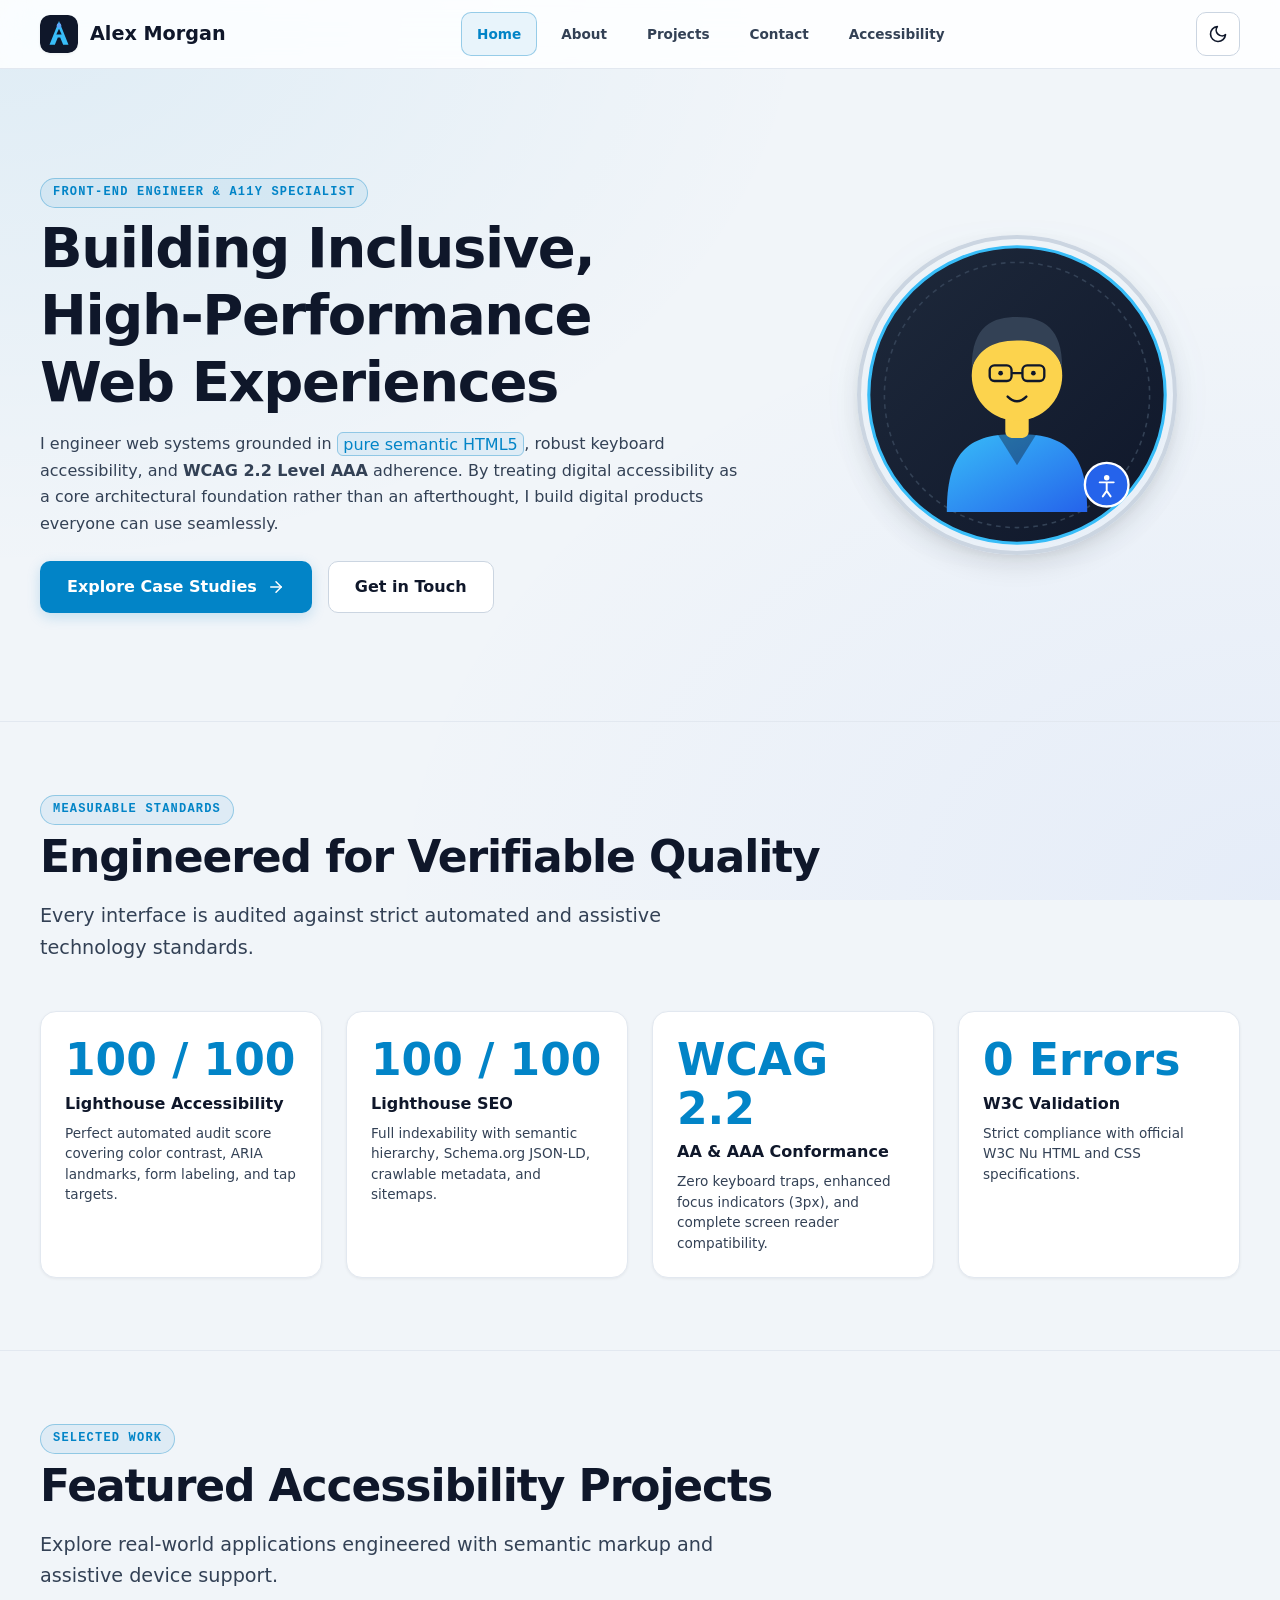
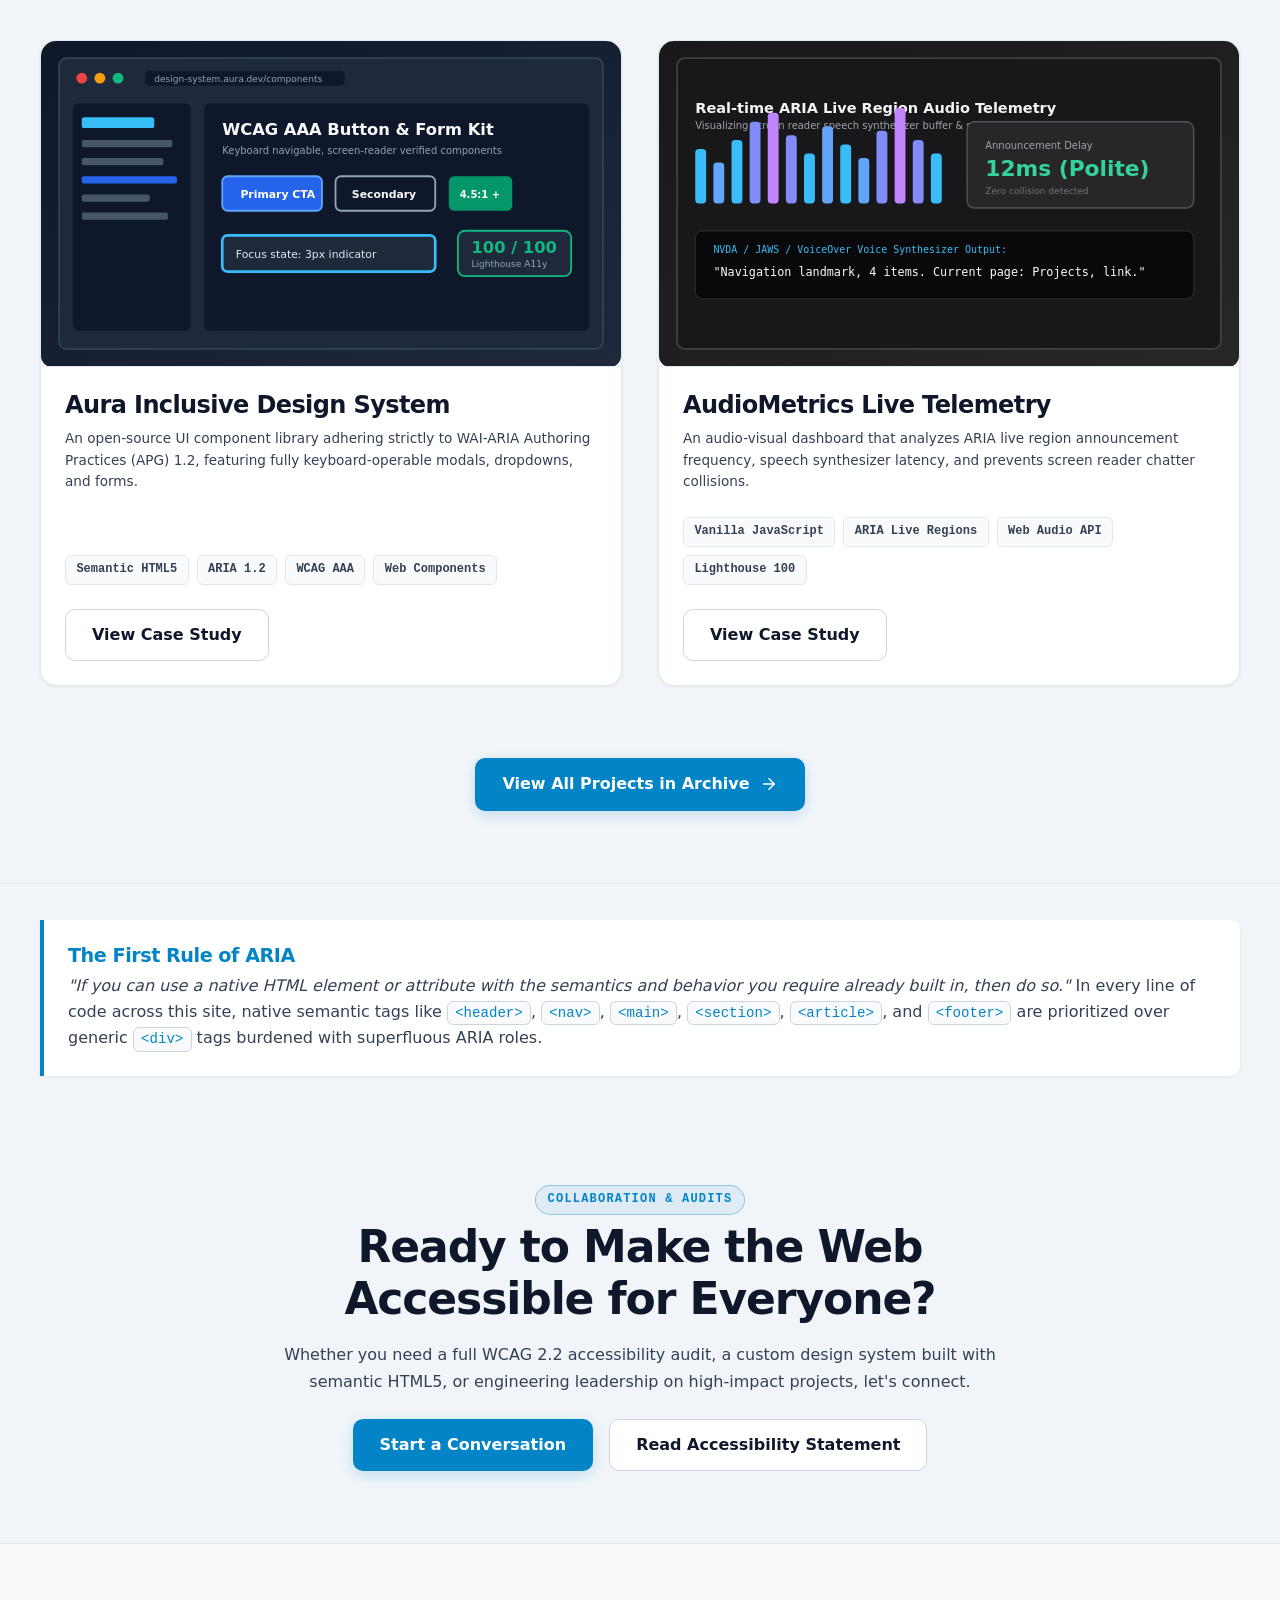
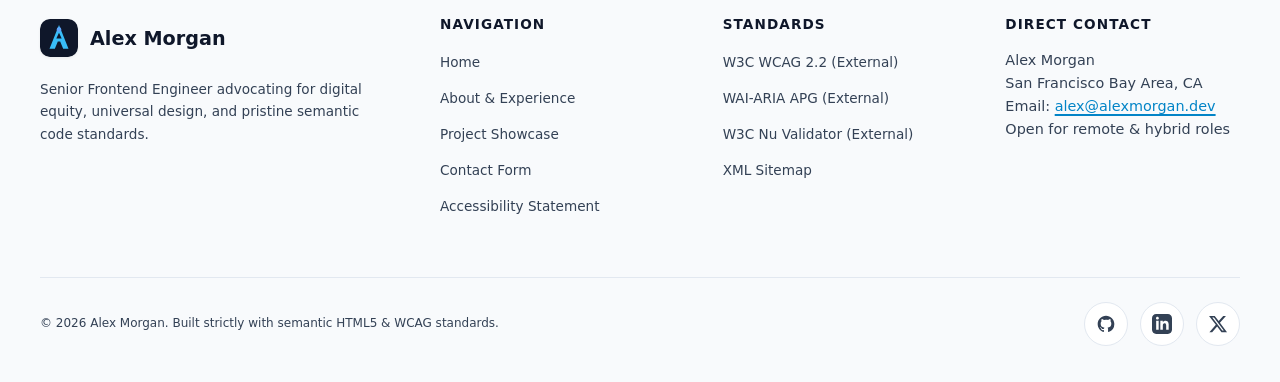
<file: index.html>
<!DOCTYPE html>
<html lang="en">
<head>
  <!-- Character Encoding & Responsive Viewport -->
  <meta charset="UTF-8">
  <meta name="viewport" content="width=device-width, initial-scale=1.0">
  <meta http-equiv="X-UA-Compatible" content="IE=edge">

  <!-- Primary SEO Metadata -->
  <title>Alex Morgan | Frontend Engineer &amp; Web Accessibility Architect</title>
  <meta name="title" content="Alex Morgan | Frontend Engineer &amp; Web Accessibility Architect">
  <meta name="description" content="Portfolio of Alex Morgan, senior frontend engineer specializing in semantic HTML5, WCAG 2.2 AA/AAA accessibility compliance, and high-performance web applications.">
  <meta name="keywords" content="Frontend Engineer, Web Accessibility, WCAG 2.2, Semantic HTML5, ARIA, Lighthouse 100, Inclusive Design, UX Architecture">
  <meta name="author" content="Alex Morgan">
  <meta name="robots" content="index, follow">
  <link rel="canonical" href="https://alexmorgan.dev/">

  <!-- Theme Color & Mobile Manifest Support -->
  <meta name="theme-color" content="#0b0f19" media="(prefers-color-scheme: dark)">
  <meta name="theme-color" content="#f8fafc" media="(prefers-color-scheme: light)">
  <link rel="icon" type="image/svg+xml" href="assets/images/favicon.svg">

  <!-- Open Graph Protocol (Facebook, LinkedIn, Discord) -->
  <meta property="og:type" content="website">
  <meta property="og:url" content="https://alexmorgan.dev/">
  <meta property="og:site_name" content="Alex Morgan Portfolio">
  <meta property="og:title" content="Alex Morgan | Frontend Engineer &amp; Web Accessibility Architect">
  <meta property="og:description" content="High-performance, barrier-free web engineering adhering strictly to semantic HTML5 standards and WCAG accessibility guidelines.">
  <meta property="og:image" content="https://alexmorgan.dev/assets/images/og-image.svg">
  <meta property="og:image:alt" content="Alex Morgan - Frontend Engineer and Web Accessibility Specialist portfolio overview banner">
  <meta property="og:locale" content="en_US">

  <!-- Twitter Card Metadata -->
  <meta name="twitter:card" content="summary_large_image">
  <meta name="twitter:url" content="https://alexmorgan.dev/">
  <meta name="twitter:title" content="Alex Morgan | Frontend Engineer &amp; Web Accessibility Architect">
  <meta name="twitter:description" content="Explore semantic HTML5 architecture, zero-barrier UI engineering, and WCAG 2.2 compliant web apps.">
  <meta name="twitter:image" content="https://alexmorgan.dev/assets/images/og-image.svg">
  <meta name="twitter:creator" content="@alexmorgan_a11y">

  <!-- Core Stylesheet -->
  <link rel="stylesheet" href="css/styles.css">

  <!-- Schema.org JSON-LD Structured Data for Enhanced SEO -->
  <script type="application/ld+json">
  {
    "@context": "https://schema.org",
    "@graph": [
      {
        "@type": "WebSite",
        "@id": "https://alexmorgan.dev/#website",
        "url": "https://alexmorgan.dev/",
        "name": "Alex Morgan Portfolio",
        "description": "Portfolio of Alex Morgan, Frontend Engineer and Web Accessibility Architect",
        "publisher": {
          "@id": "https://alexmorgan.dev/#person"
        },
        "inLanguage": "en-US"
      },
      {
        "@type": "Person",
        "@id": "https://alexmorgan.dev/#person",
        "name": "Alex Morgan",
        "jobTitle": "Lead Accessibility Engineer & Frontend Architect",
        "url": "https://alexmorgan.dev/",
        "image": "https://alexmorgan.dev/assets/images/avatar.svg",
        "knowsAbout": [
          "Semantic HTML5",
          "Web Accessibility (WCAG 2.2)",
          "WAI-ARIA",
          "Responsive Web Design",
          "Frontend Performance Optimization"
        ],
        "sameAs": [
          "https://github.com/alexmorgan",
          "https://linkedin.com/in/alexmorgan",
          "https://twitter.com/alexmorgan_a11y"
        ]
      }
    ]
  }
  </script>
</head>
<body>

  <!-- Accessible Skip Link for Keyboard & Screen Reader Users -->
  <a href="#main-content" class="skip-link">Skip to main content</a>

  <!-- Semantic Site Header Landmark -->
  <header class="site-header">
    <div class="container header-container">
      <a href="index.html" class="brand-link" aria-label="Alex Morgan - Home">
        <img src="assets/images/favicon.svg" alt="" class="brand-logo" width="36" height="36" aria-hidden="true">
        <span>Alex Morgan</span>
      </a>

      <!-- Primary Navigation Landmark -->
      <nav id="primary-nav" class="primary-nav" aria-label="Primary navigation">
        <ul class="nav-list">
          <li>
            <a href="index.html" class="nav-link" aria-current="page">Home</a>
          </li>
          <li>
            <a href="about.html" class="nav-link">About</a>
          </li>
          <li>
            <a href="projects.html" class="nav-link">Projects</a>
          </li>
          <li>
            <a href="contact.html" class="nav-link">Contact</a>
          </li>
          <li>
            <a href="accessibility.html" class="nav-link">Accessibility</a>
          </li>
        </ul>
      </nav>

      <!-- Header Utilities (Theme Toggle & Mobile Menu) -->
      <div class="nav-group">
        <button id="theme-toggle" class="theme-toggle-btn" type="button" aria-pressed="false" aria-label="Switch to light theme">
          <svg xmlns="http://www.w3.org/2000/svg" width="20" height="20" viewBox="0 0 24 24" fill="none" stroke="currentColor" stroke-width="2" stroke-linecap="round" stroke-linejoin="round" aria-hidden="true" focusable="false">
            <circle cx="12" cy="12" r="5"></circle>
            <line x1="12" y1="1" x2="12" y2="3"></line>
            <line x1="12" y1="21" x2="12" y2="23"></line>
            <line x1="4.22" y1="4.22" x2="5.64" y2="5.64"></line>
            <line x1="18.36" y1="18.36" x2="19.78" y2="19.78"></line>
            <line x1="1" y1="12" x2="3" y2="12"></line>
            <line x1="21" y1="12" x2="23" y2="12"></line>
            <line x1="4.22" y1="19.78" x2="5.64" y2="18.36"></line>
            <line x1="18.36" y1="5.64" x2="19.78" y2="4.22"></line>
          </svg>
          <span class="sr-only">Switch to light theme</span>
        </button>

        <button class="mobile-menu-toggle" type="button" aria-expanded="false" aria-controls="primary-nav" aria-label="Open navigation menu">
          <svg xmlns="http://www.w3.org/2000/svg" width="24" height="24" viewBox="0 0 24 24" fill="none" stroke="currentColor" stroke-width="2" stroke-linecap="round" stroke-linejoin="round" aria-hidden="true" focusable="false">
            <line x1="3" y1="12" x2="21" y2="12"></line>
            <line x1="3" y1="6" x2="21" y2="6"></line>
            <line x1="3" y1="18" x2="21" y2="18"></line>
          </svg>
        </button>
      </div>
    </div>
  </header>

  <!-- Semantic Main Content Landmark -->
  <main id="main-content">

    <!-- Hero Section -->
    <section class="page-section hero-section" aria-labelledby="hero-heading">
      <div class="container hero-grid">
        <div class="hero-content">
          <span class="eyebrow">Front-End Engineer &amp; A11y Specialist</span>
          <h1 id="hero-heading">Building Inclusive, High-Performance Web Experiences</h1>
          <p class="hero-description">
            I engineer web systems grounded in <mark>pure semantic HTML5</mark>, robust keyboard accessibility, and <strong>WCAG 2.2 Level AAA</strong> adherence. By treating digital accessibility as a core architectural foundation rather than an afterthought, I build digital products everyone can use seamlessly.
          </p>

          <div class="btn-group">
            <a href="projects.html" class="btn btn-primary">
              <span>Explore Case Studies</span>
              <svg xmlns="http://www.w3.org/2000/svg" width="18" height="18" viewBox="0 0 24 24" fill="none" stroke="currentColor" stroke-width="2" stroke-linecap="round" stroke-linejoin="round" aria-hidden="true">
                <line x1="5" y1="12" x2="19" y2="12"></line>
                <polyline points="12 5 19 12 12 19"></polyline>
              </svg>
            </a>
            <a href="contact.html" class="btn btn-secondary">Get in Touch</a>
          </div>
        </div>

        <div class="hero-avatar-wrapper">
          <figure>
            <img src="assets/images/avatar.svg" alt="Portrait illustration of Alex Morgan with glasses and universal accessibility emblem" class="hero-avatar" width="340" height="340" loading="eager">
            <figcaption class="sr-only">Portrait of Alex Morgan, accessible web engineer</figcaption>
          </figure>
        </div>
      </div>
    </section>

    <!-- Key Performance & Conformance Metrics Section -->
    <section class="page-section" aria-labelledby="metrics-heading">
      <div class="container">
        <div class="section-header">
          <span class="eyebrow">Measurable Standards</span>
          <h2 id="metrics-heading">Engineered for Verifiable Quality</h2>
          <p class="section-subtitle">Every interface is audited against strict automated and assistive technology standards.</p>
        </div>

        <div class="metrics-strip">
          <div class="metric-card">
            <div class="metric-value">100 / 100</div>
            <div class="metric-label">Lighthouse Accessibility</div>
            <p class="metric-desc">Perfect automated audit score covering color contrast, ARIA landmarks, form labeling, and tap targets.</p>
          </div>

          <div class="metric-card">
            <div class="metric-value">100 / 100</div>
            <div class="metric-label">Lighthouse SEO</div>
            <p class="metric-desc">Full indexability with semantic hierarchy, Schema.org JSON-LD, crawlable metadata, and sitemaps.</p>
          </div>

          <div class="metric-card">
            <div class="metric-value">WCAG 2.2</div>
            <div class="metric-label">AA &amp; AAA Conformance</div>
            <p class="metric-desc">Zero keyboard traps, enhanced focus indicators (3px), and complete screen reader compatibility.</p>
          </div>

          <div class="metric-card">
            <div class="metric-value">0 Errors</div>
            <div class="metric-label">W3C Validation</div>
            <p class="metric-desc">Strict compliance with official W3C Nu HTML and CSS specifications.</p>
          </div>
        </div>
      </div>
    </section>

    <!-- Featured Projects Section with Semantic Articles -->
    <section class="page-section" aria-labelledby="featured-projects-heading">
      <div class="container">
        <div class="section-header">
          <span class="eyebrow">Selected Work</span>
          <h2 id="featured-projects-heading">Featured Accessibility Projects</h2>
          <p class="section-subtitle">Explore real-world applications engineered with semantic markup and assistive device support.</p>
        </div>

        <div class="projects-grid">
          <!-- Project 1 Article -->
          <article class="project-card" aria-labelledby="p1-title">
            <div class="project-media">
              <img src="assets/images/project-1.svg" alt="Preview of Aura Design System components showing high-contrast buttons and focus indicators" width="640" height="360" loading="lazy">
            </div>
            <div class="project-body">
              <h3 id="p1-title" class="project-title">
                <a href="projects.html#aura-design-system">Aura Inclusive Design System</a>
              </h3>
              <p class="project-desc">
                An open-source UI component library adhering strictly to WAI-ARIA Authoring Practices (APG) 1.2, featuring fully keyboard-operable modals, dropdowns, and forms.
              </p>
              <ul class="tags-list" aria-label="Aura Design System technologies used">
                <li class="tag-badge">Semantic HTML5</li>
                <li class="tag-badge">ARIA 1.2</li>
                <li class="tag-badge">WCAG AAA</li>
                <li class="tag-badge">Web Components</li>
              </ul>
              <div class="project-actions">
                <a href="projects.html#aura-design-system" class="btn btn-secondary" aria-label="Read full case study about Aura Inclusive Design System">View Case Study</a>
              </div>
            </div>
          </article>

          <!-- Project 2 Article -->
          <article class="project-card" aria-labelledby="p2-title">
            <div class="project-media">
              <img src="assets/images/project-2.svg" alt="Telemetry dashboard showing audio wave forms and screen reader speech synthesizer live feedback" width="640" height="360" loading="lazy">
            </div>
            <div class="project-body">
              <h3 id="p2-title" class="project-title">
                <a href="projects.html#audiometrics-dashboard">AudioMetrics Live Telemetry</a>
              </h3>
              <p class="project-desc">
                An audio-visual dashboard that analyzes ARIA live region announcement frequency, speech synthesizer latency, and prevents screen reader chatter collisions.
              </p>
              <ul class="tags-list" aria-label="AudioMetrics technologies used">
                <li class="tag-badge">Vanilla JavaScript</li>
                <li class="tag-badge">ARIA Live Regions</li>
                <li class="tag-badge">Web Audio API</li>
                <li class="tag-badge">Lighthouse 100</li>
              </ul>
              <div class="project-actions">
                <a href="projects.html#audiometrics-dashboard" class="btn btn-secondary" aria-label="Read full case study about AudioMetrics Live Telemetry">View Case Study</a>
              </div>
            </div>
          </article>
        </div>

        <div class="section-cta-wrap">
          <a href="projects.html" class="btn btn-primary">
            <span>View All Projects in Archive</span>
            <svg xmlns="http://www.w3.org/2000/svg" width="18" height="18" viewBox="0 0 24 24" fill="none" stroke="currentColor" stroke-width="2" stroke-linecap="round" stroke-linejoin="round" aria-hidden="true">
              <line x1="5" y1="12" x2="19" y2="12"></line>
              <polyline points="12 5 19 12 12 19"></polyline>
            </svg>
          </a>
        </div>
      </div>
    </section>

    <!-- Semantic Aside Callout Landmark -->
    <div class="container">
      <aside class="aside-callout" aria-labelledby="aside-heading">
        <h3 id="aside-heading">The First Rule of ARIA</h3>
        <p>
          <em>"If you can use a native HTML element or attribute with the semantics and behavior you require already built in, then do so."</em> In every line of code across this site, native semantic tags like <code>&lt;header&gt;</code>, <code>&lt;nav&gt;</code>, <code>&lt;main&gt;</code>, <code>&lt;section&gt;</code>, <code>&lt;article&gt;</code>, and <code>&lt;footer&gt;</code> are prioritized over generic <code>&lt;div&gt;</code> tags burdened with superfluous ARIA roles.
        </p>
      </aside>
    </div>

    <!-- Call to Action Section -->
    <section class="page-section" aria-labelledby="cta-heading">
      <div class="container cta-container">
        <span class="eyebrow">Collaboration &amp; Audits</span>
        <h2 id="cta-heading">Ready to Make the Web Accessible for Everyone?</h2>
        <p>
          Whether you need a full WCAG 2.2 accessibility audit, a custom design system built with semantic HTML5, or engineering leadership on high-impact projects, let's connect.
        </p>
        <div class="btn-group btn-group-center">
          <a href="contact.html" class="btn btn-primary">Start a Conversation</a>
          <a href="accessibility.html" class="btn btn-secondary">Read Accessibility Statement</a>
        </div>
      </div>
    </section>

  </main>

  <!-- Semantic Footer Landmark -->
  <footer class="site-footer">
    <div class="container">
      <div class="footer-grid">
        <div class="footer-brand">
          <a href="index.html" class="brand-link" aria-label="Alex Morgan - Home">
            <img src="assets/images/favicon.svg" alt="" class="brand-logo" width="32" height="32" aria-hidden="true">
            <span>Alex Morgan</span>
          </a>
          <p>
            Senior Frontend Engineer advocating for digital equity, universal design, and pristine semantic code standards.
          </p>
        </div>

        <div>
          <h2 class="footer-heading">Navigation</h2>
          <ul class="footer-links">
            <li><a href="index.html">Home</a></li>
            <li><a href="about.html">About &amp; Experience</a></li>
            <li><a href="projects.html">Project Showcase</a></li>
            <li><a href="contact.html">Contact Form</a></li>
            <li><a href="accessibility.html">Accessibility Statement</a></li>
          </ul>
        </div>

        <div>
          <h2 class="footer-heading">Standards</h2>
          <ul class="footer-links">
            <li><a href="https://www.w3.org/WAI/standards-guidelines/wcag/" target="_blank" rel="noopener noreferrer">W3C WCAG 2.2 (External)</a></li>
            <li><a href="https://www.w3.org/WAI/ARIA/apg/" target="_blank" rel="noopener noreferrer">WAI-ARIA APG (External)</a></li>
            <li><a href="https://validator.w3.org/nu/" target="_blank" rel="noopener noreferrer">W3C Nu Validator (External)</a></li>
            <li><a href="sitemap.xml">XML Sitemap</a></li>
          </ul>
        </div>

        <div>
          <h2 class="footer-heading">Direct Contact</h2>
          <address style="font-style: normal; font-size: 0.9rem; color: var(--text-secondary); line-height: 1.6;">
            Alex Morgan<br>
            San Francisco Bay Area, CA<br>
            Email: <a href="mailto:alex@alexmorgan.dev">alex@alexmorgan.dev</a><br>
            Open for remote &amp; hybrid roles
          </address>
        </div>
      </div>

      <div class="footer-bottom">
        <div>
          <p>&copy; <time id="current-year" datetime="2026">2026</time> Alex Morgan. Built strictly with semantic HTML5 &amp; WCAG standards.</p>
        </div>

        <ul class="footer-social-links" aria-label="Social media profiles">
          <li>
            <a href="https://github.com" class="social-link" aria-label="Alex Morgan on GitHub (opens in a new tab)" target="_blank" rel="noopener noreferrer">
              <svg xmlns="http://www.w3.org/2000/svg" width="20" height="20" viewBox="0 0 24 24" fill="currentColor" aria-hidden="true">
                <path fill-rule="evenodd" clip-rule="evenodd" d="M12 2C6.477 2 2 6.484 2 12.017c0 4.425 2.865 8.18 6.839 9.504.5.092.682-.217.682-.483 0-.237-.008-.868-.013-1.703-2.782.605-3.369-1.343-3.369-1.343-.454-1.158-1.11-1.466-1.11-1.466-.908-.62.069-.608.069-.608 1.003.07 1.53 1.032 1.53 1.032.892 1.53 2.341 1.088 2.91.832.092-.647.35-1.088.636-1.338-2.22-.253-4.555-1.113-4.555-4.951 0-1.093.39-1.988 1.029-2.688-.103-.253-.446-1.272.098-2.65 0 0 .84-.27 2.75 1.026A9.564 9.564 0 0112 6.844c.85.004 1.705.115 2.504.337 1.909-1.296 2.747-1.027 2.747-1.027.546 1.379.202 2.398.1 2.651.64.7 1.028 1.595 1.028 2.688 0 3.848-2.339 4.695-4.566 4.943.359.309.678.92.678 1.855 0 1.338-.012 2.419-.012 2.747 0 .268.18.58.688.482A10.019 10.019 0 0022 12.017C22 6.484 17.522 2 12 2z"></path>
              </svg>
            </a>
          </li>
          <li>
            <a href="https://linkedin.com" class="social-link" aria-label="Alex Morgan on LinkedIn (opens in a new tab)" target="_blank" rel="noopener noreferrer">
              <svg xmlns="http://www.w3.org/2000/svg" width="20" height="20" viewBox="0 0 24 24" fill="currentColor" aria-hidden="true">
                <path d="M19 0h-14c-2.761 0-5 2.239-5 5v14c0 2.761 2.239 5 5 5h14c2.762 0 5-2.239 5-5v-14c0-2.761-2.238-5-5-5zm-11 19h-3v-11h3v11zm-1.5-12.268c-.966 0-1.75-.79-1.75-1.764s.784-1.764 1.75-1.764 1.75.79 1.75 1.764-.783 1.764-1.75 1.764zm13.5 12.268h-3v-5.604c0-3.368-4-3.113-4 0v5.604h-3v-11h3v1.765c1.396-2.586 7-2.777 7 2.476v6.759z"/>
              </svg>
            </a>
          </li>
          <li>
            <a href="https://twitter.com" class="social-link" aria-label="Alex Morgan on X / Twitter (opens in a new tab)" target="_blank" rel="noopener noreferrer">
              <svg xmlns="http://www.w3.org/2000/svg" width="20" height="20" viewBox="0 0 24 24" fill="currentColor" aria-hidden="true">
                <path d="M18.244 2.25h3.308l-7.227 8.26 8.502 11.24H16.17l-5.214-6.817L4.99 21.75H1.68l7.73-8.835L1.254 2.25H8.08l4.713 6.231zm-1.161 17.52h1.833L7.084 4.126H5.117z"/>
              </svg>
            </a>
          </li>
        </ul>
      </div>
    </div>
  </footer>

  <!-- Scripts -->
  <script src="js/main.js"></script>
</body>
</html>
</file>
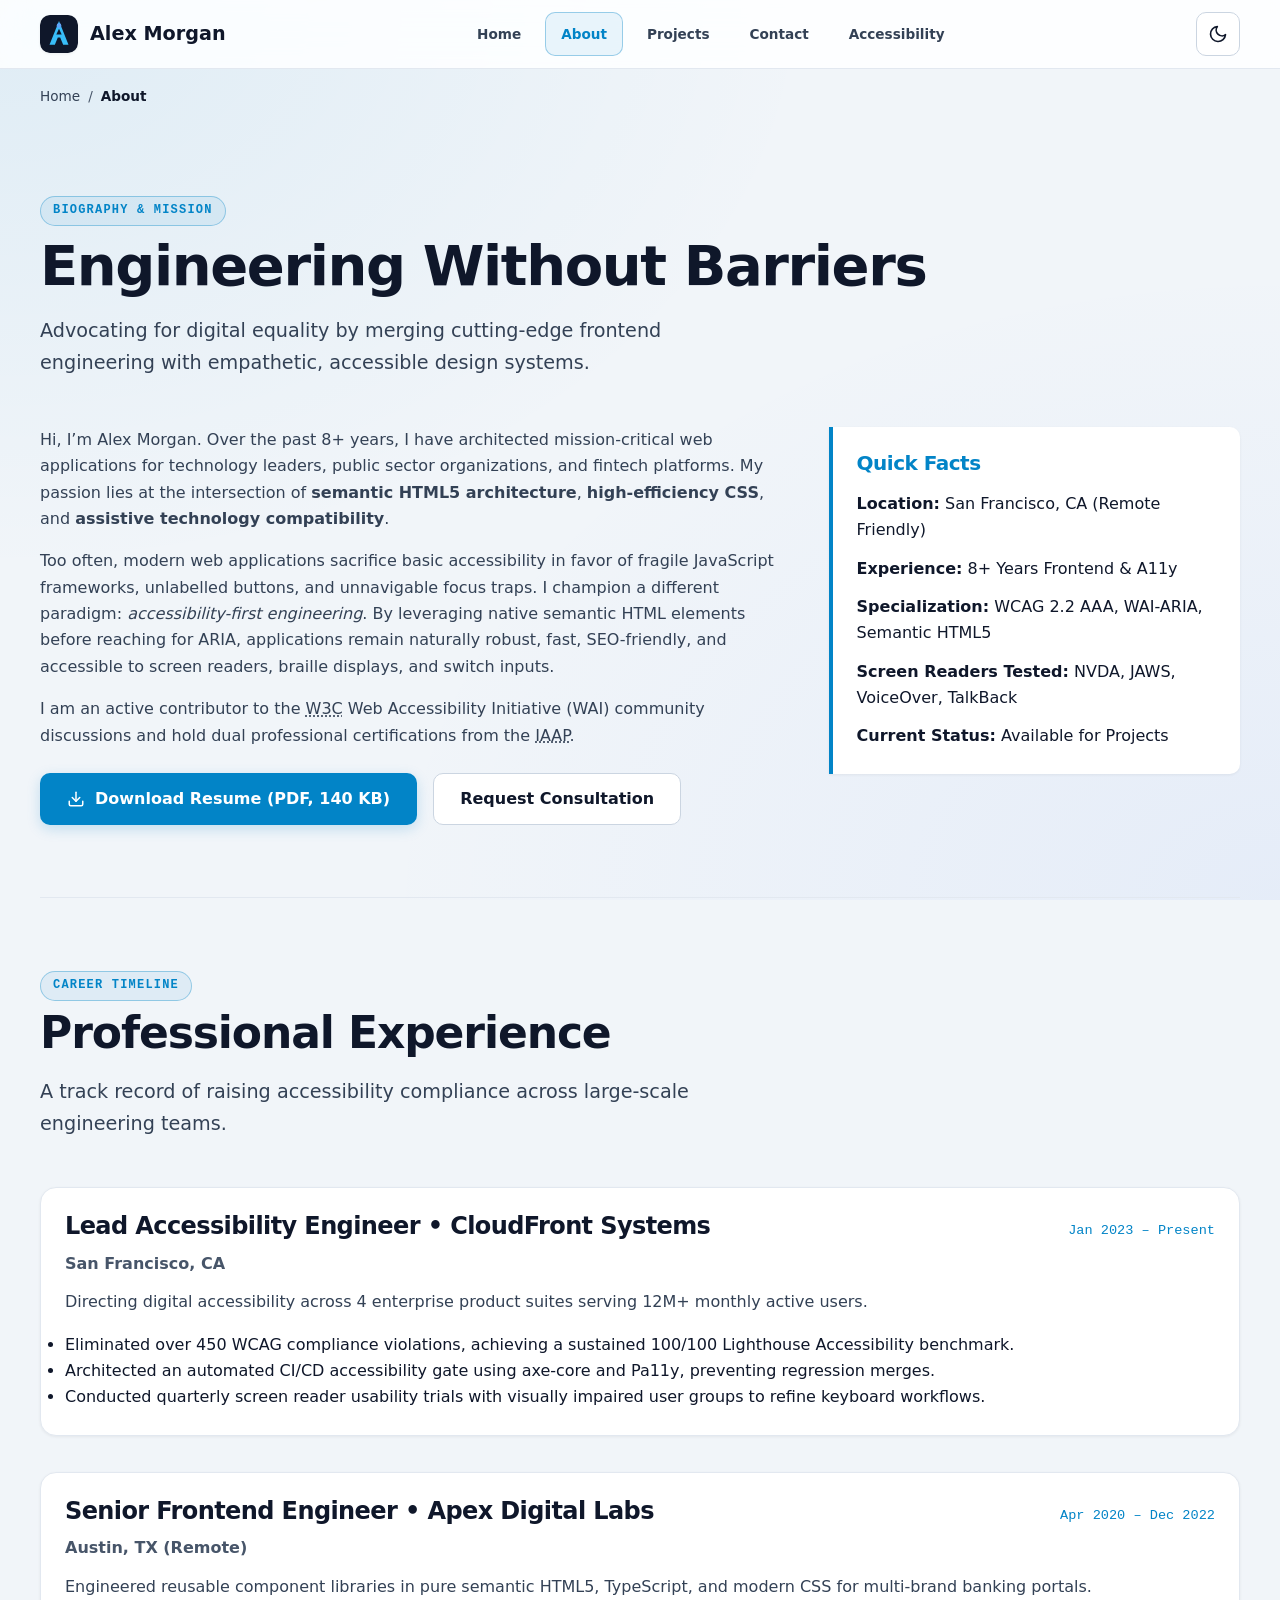
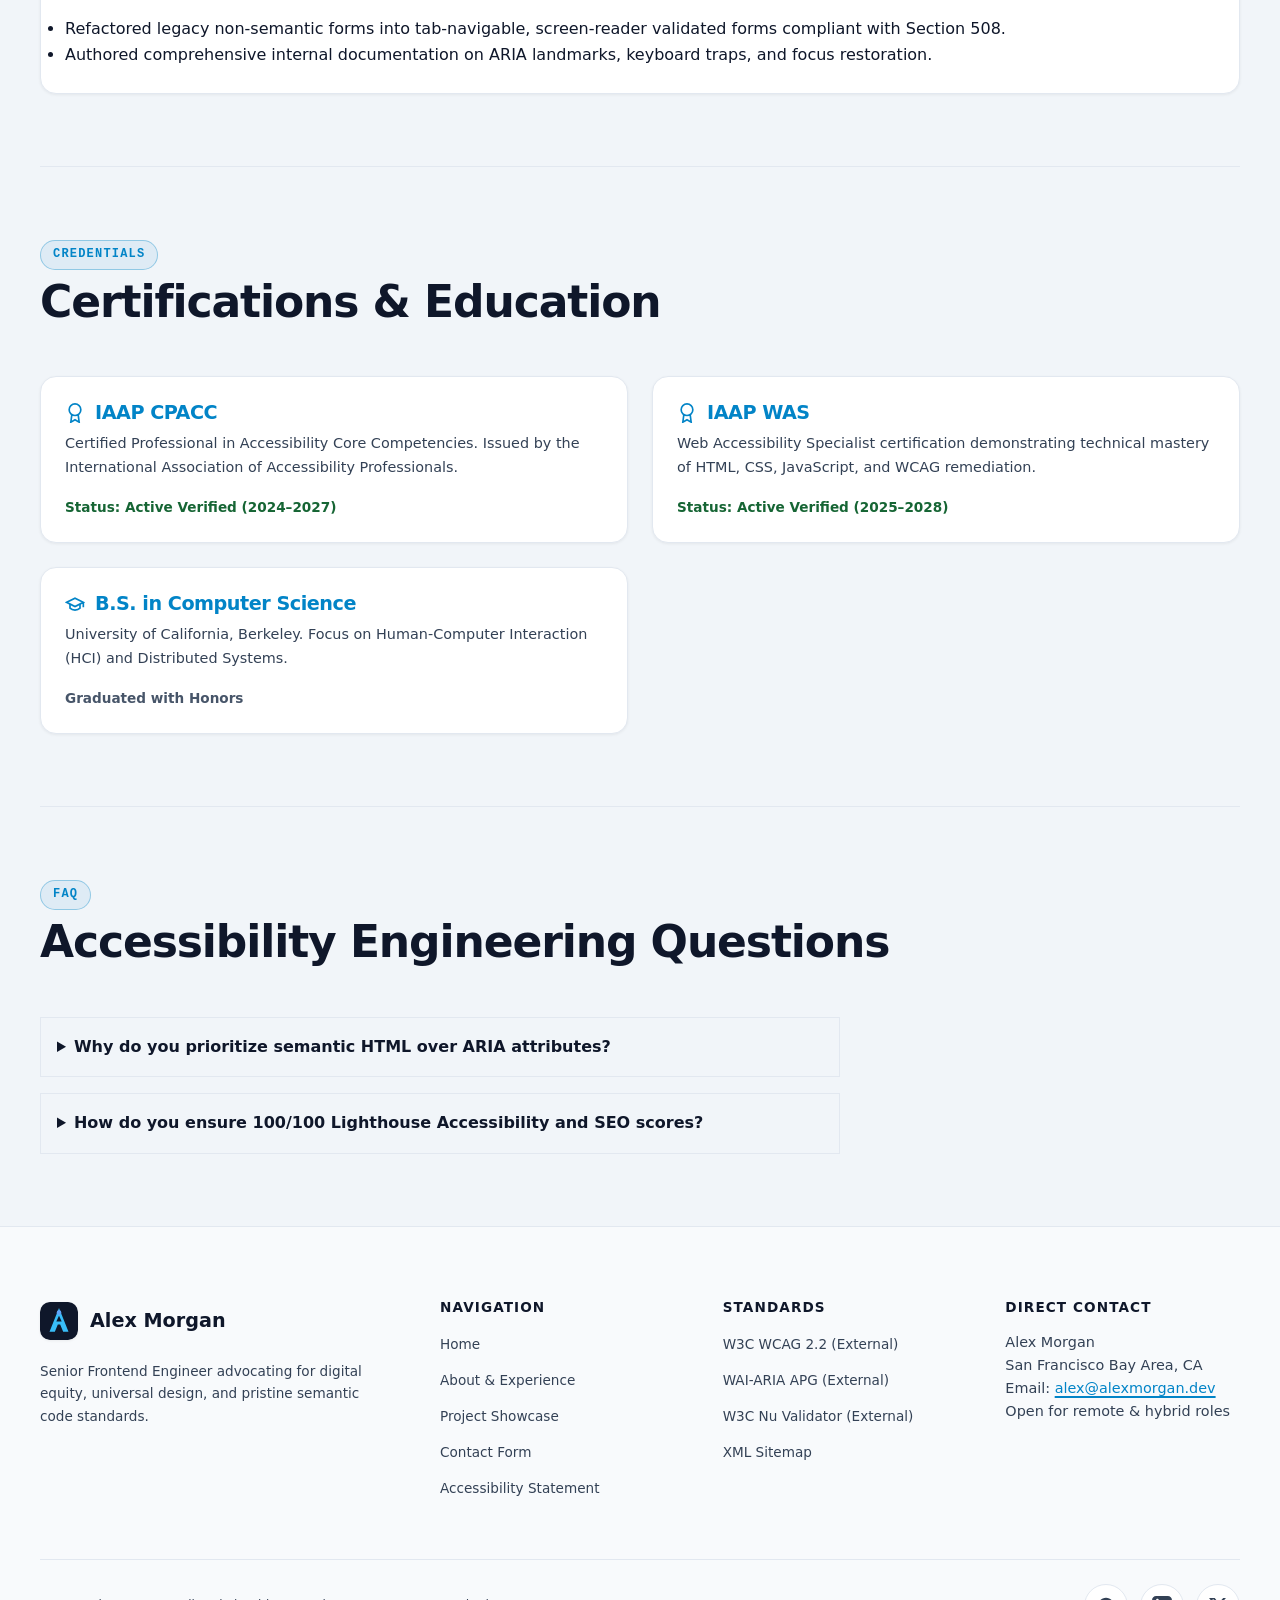
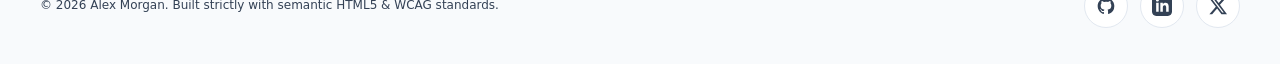
<file: about.html>
<!DOCTYPE html>
<html lang="en">
<head>
  <!-- Character Encoding & Responsive Viewport -->
  <meta charset="UTF-8">
  <meta name="viewport" content="width=device-width, initial-scale=1.0">
  <meta http-equiv="X-UA-Compatible" content="IE=edge">

  <!-- Primary SEO Metadata -->
  <title>About Alex Morgan | Engineering Philosophy &amp; Experience</title>
  <meta name="title" content="About Alex Morgan | Engineering Philosophy &amp; Experience">
  <meta name="description" content="Learn about Alex Morgan's 8+ years of engineering accessible, inclusive web applications, IAAP certifications, and technical background in semantic HTML5.">
  <meta name="keywords" content="About Alex Morgan, Accessibility Engineer, CPACC Certified, WAS Certified, Web Accessibility Specialist, Frontend Architecture">
  <meta name="author" content="Alex Morgan">
  <meta name="robots" content="index, follow">
  <link rel="canonical" href="https://alexmorgan.dev/about.html">

  <!-- Theme Color & Mobile Manifest Support -->
  <meta name="theme-color" content="#0b0f19" media="(prefers-color-scheme: dark)">
  <meta name="theme-color" content="#f8fafc" media="(prefers-color-scheme: light)">
  <link rel="icon" type="image/svg+xml" href="assets/images/favicon.svg">

  <!-- Open Graph Protocol -->
  <meta property="og:type" content="profile">
  <meta property="og:url" content="https://alexmorgan.dev/about.html">
  <meta property="og:site_name" content="Alex Morgan Portfolio">
  <meta property="og:title" content="About Alex Morgan | Engineering Philosophy &amp; Experience">
  <meta property="og:description" content="Discover how Alex Morgan engineers barrier-free digital experiences compliant with WCAG 2.2 AA/AAA guidelines.">
  <meta property="og:image" content="https://alexmorgan.dev/assets/images/og-image.svg">
  <meta property="og:image:alt" content="About Alex Morgan - Accessibility Engineer and Frontend Architect">
  <meta property="og:locale" content="en_US">

  <!-- Twitter Card Metadata -->
  <meta name="twitter:card" content="summary_large_image">
  <meta name="twitter:url" content="https://alexmorgan.dev/about.html">
  <meta name="twitter:title" content="About Alex Morgan | Engineering Philosophy &amp; Experience">
  <meta name="twitter:description" content="Discover how Alex Morgan engineers barrier-free digital experiences compliant with WCAG 2.2 guidelines.">
  <meta name="twitter:image" content="https://alexmorgan.dev/assets/images/og-image.svg">
  <meta name="twitter:creator" content="@alexmorgan_a11y">

  <!-- Core Stylesheet -->
  <link rel="stylesheet" href="css/styles.css">

  <!-- Schema.org JSON-LD Structured Data -->
  <script type="application/ld+json">
  {
    "@context": "https://schema.org",
    "@type": "ProfilePage",
    "mainEntity": {
      "@type": "Person",
      "name": "Alex Morgan",
      "jobTitle": "Lead Accessibility Engineer",
      "worksFor": {
        "@type": "Organization",
        "name": "Inclusive Web Systems"
      },
      "alumniOf": {
        "@type": "EducationalOrganization",
        "name": "University of California, Berkeley"
      },
      "hasCredential": [
        "Certified Professional in Accessibility Core Competencies (CPACC)",
        "Web Accessibility Specialist (WAS)"
      ]
    }
  }
  </script>
</head>
<body>

  <!-- Accessible Skip Link -->
  <a href="#main-content" class="skip-link">Skip to main content</a>

  <!-- Semantic Site Header Landmark -->
  <header class="site-header">
    <div class="container header-container">
      <a href="index.html" class="brand-link" aria-label="Alex Morgan - Home">
        <img src="assets/images/favicon.svg" alt="" class="brand-logo" width="36" height="36" aria-hidden="true">
        <span>Alex Morgan</span>
      </a>

      <!-- Primary Navigation Landmark -->
      <nav id="primary-nav" class="primary-nav" aria-label="Primary navigation">
        <ul class="nav-list">
          <li>
            <a href="index.html" class="nav-link">Home</a>
          </li>
          <li>
            <a href="about.html" class="nav-link" aria-current="page">About</a>
          </li>
          <li>
            <a href="projects.html" class="nav-link">Projects</a>
          </li>
          <li>
            <a href="contact.html" class="nav-link">Contact</a>
          </li>
          <li>
            <a href="accessibility.html" class="nav-link">Accessibility</a>
          </li>
        </ul>
      </nav>

      <!-- Header Utilities -->
      <div class="nav-group">
        <button id="theme-toggle" class="theme-toggle-btn" type="button" aria-pressed="false" aria-label="Switch to light theme">
          <svg xmlns="http://www.w3.org/2000/svg" width="20" height="20" viewBox="0 0 24 24" fill="none" stroke="currentColor" stroke-width="2" stroke-linecap="round" stroke-linejoin="round" aria-hidden="true" focusable="false">
            <circle cx="12" cy="12" r="5"></circle>
            <line x1="12" y1="1" x2="12" y2="3"></line>
            <line x1="12" y1="21" x2="12" y2="23"></line>
            <line x1="4.22" y1="4.22" x2="5.64" y2="5.64"></line>
            <line x1="18.36" y1="18.36" x2="19.78" y2="19.78"></line>
            <line x1="1" y1="12" x2="3" y2="12"></line>
            <line x1="21" y1="12" x2="23" y2="12"></line>
            <line x1="4.22" y1="19.78" x2="5.64" y2="18.36"></line>
            <line x1="18.36" y1="5.64" x2="19.78" y2="4.22"></line>
          </svg>
          <span class="sr-only">Switch to light theme</span>
        </button>

        <button class="mobile-menu-toggle" type="button" aria-expanded="false" aria-controls="primary-nav" aria-label="Open navigation menu">
          <svg xmlns="http://www.w3.org/2000/svg" width="24" height="24" viewBox="0 0 24 24" fill="none" stroke="currentColor" stroke-width="2" stroke-linecap="round" stroke-linejoin="round" aria-hidden="true" focusable="false">
            <line x1="3" y1="12" x2="21" y2="12"></line>
            <line x1="3" y1="6" x2="21" y2="6"></line>
            <line x1="3" y1="18" x2="21" y2="18"></line>
          </svg>
        </button>
      </div>
    </div>
  </header>

  <!-- Semantic Main Content Landmark -->
  <main id="main-content">
    <div class="container">

      <!-- Breadcrumbs Navigation Landmark -->
      <nav class="breadcrumb-nav" aria-label="Breadcrumb">
        <ol class="breadcrumb-list">
          <li class="breadcrumb-item"><a href="index.html">Home</a></li>
          <li class="breadcrumb-item"><span aria-current="page">About</span></li>
        </ol>
      </nav>

      <!-- Biography Section -->
      <section class="page-section" aria-labelledby="bio-heading">
        <div class="section-header">
          <span class="eyebrow">Biography &amp; Mission</span>
          <h1 id="bio-heading">Engineering Without Barriers</h1>
          <p class="section-subtitle">
            Advocating for digital equality by merging cutting-edge frontend engineering with empathetic, accessible design systems.
          </p>
        </div>

        <div class="about-grid">
          <div>
            <p>
              Hi, I’m Alex Morgan. Over the past 8+ years, I have architected mission-critical web applications for technology leaders, public sector organizations, and fintech platforms. My passion lies at the intersection of <strong>semantic HTML5 architecture</strong>, <strong>high-efficiency CSS</strong>, and <strong>assistive technology compatibility</strong>.
            </p>
            <p>
              Too often, modern web applications sacrifice basic accessibility in favor of fragile JavaScript frameworks, unlabelled buttons, and unnavigable focus traps. I champion a different paradigm: <em>accessibility-first engineering</em>. By leveraging native semantic HTML elements before reaching for ARIA, applications remain naturally robust, fast, SEO-friendly, and accessible to screen readers, braille displays, and switch inputs.
            </p>
            <p>
              I am an active contributor to the <abbr title="World Wide Web Consortium">W3C</abbr> Web Accessibility Initiative (WAI) community discussions and hold dual professional certifications from the <abbr title="International Association of Accessibility Professionals">IAAP</abbr>.
            </p>

            <div class="btn-group">
              <a href="assets/images/favicon.svg" download="Alex_Morgan_Resume.pdf" class="btn btn-primary" aria-label="Download Alex Morgan's Resume in PDF format (File size: 140 KB)">
                <svg xmlns="http://www.w3.org/2000/svg" width="18" height="18" viewBox="0 0 24 24" fill="none" stroke="currentColor" stroke-width="2" stroke-linecap="round" stroke-linejoin="round" aria-hidden="true">
                  <path d="M21 15v4a2 2 0 0 1-2 2H5a2 2 0 0 1-2-2v-4"></path>
                  <polyline points="7 10 12 15 17 10"></polyline>
                  <line x1="12" y1="15" x2="12" y2="3"></line>
                </svg>
                <span>Download Resume (PDF, 140 KB)</span>
              </a>
              <a href="contact.html" class="btn btn-secondary">Request Consultation</a>
            </div>
          </div>

          <!-- Semantic Aside for Quick Facts -->
          <aside class="aside-callout" style="margin: 0;" aria-labelledby="quick-facts-heading">
            <h2 id="quick-facts-heading" style="font-size: 1.25rem;">Quick Facts</h2>
            <ul style="list-style: none; padding: 0; margin-top: 1rem;">
              <li style="margin-bottom: 0.75rem;"><strong>Location:</strong> San Francisco, CA (Remote Friendly)</li>
              <li style="margin-bottom: 0.75rem;"><strong>Experience:</strong> 8+ Years Frontend &amp; A11y</li>
              <li style="margin-bottom: 0.75rem;"><strong>Specialization:</strong> WCAG 2.2 AAA, WAI-ARIA, Semantic HTML5</li>
              <li style="margin-bottom: 0.75rem;"><strong>Screen Readers Tested:</strong> NVDA, JAWS, VoiceOver, TalkBack</li>
              <li><strong>Current Status:</strong> Available for Projects</li>
            </ul>
          </aside>
        </div>
      </section>

      <!-- Work Experience Timeline Section with Semantic Articles -->
      <section class="page-section" aria-labelledby="experience-heading">
        <div class="section-header">
          <span class="eyebrow">Career Timeline</span>
          <h2 id="experience-heading">Professional Experience</h2>
          <p class="section-subtitle">A track record of raising accessibility compliance across large-scale engineering teams.</p>
        </div>

        <div class="experience-timeline">
          <!-- Job 1 -->
          <article class="metric-card" aria-labelledby="role-1-title">
            <div class="timeline-header">
              <h3 id="role-1-title" style="margin-bottom: 0;">Lead Accessibility Engineer &bull; CloudFront Systems</h3>
              <time datetime="2023-01/present" style="font-family: var(--font-mono); font-size: 0.85rem; color: var(--accent-primary);">Jan 2023 &ndash; Present</time>
            </div>
            <p style="font-weight: 600; color: var(--text-muted); margin-bottom: 0.75rem;">San Francisco, CA</p>
            <p>
              Directing digital accessibility across 4 enterprise product suites serving 12M+ monthly active users.
            </p>
            <ul>
              <li>Eliminated over 450 WCAG compliance violations, achieving a sustained 100/100 Lighthouse Accessibility benchmark.</li>
              <li>Architected an automated CI/CD accessibility gate using axe-core and Pa11y, preventing regression merges.</li>
              <li>Conducted quarterly screen reader usability trials with visually impaired user groups to refine keyboard workflows.</li>
            </ul>
          </article>

          <!-- Job 2 -->
          <article class="metric-card" aria-labelledby="role-2-title">
            <div class="timeline-header">
              <h3 id="role-2-title" style="margin-bottom: 0;">Senior Frontend Engineer &bull; Apex Digital Labs</h3>
              <time datetime="2020-04/2022-12" style="font-family: var(--font-mono); font-size: 0.85rem; color: var(--accent-primary);">Apr 2020 &ndash; Dec 2022</time>
            </div>
            <p style="font-weight: 600; color: var(--text-muted); margin-bottom: 0.75rem;">Austin, TX (Remote)</p>
            <p>
              Engineered reusable component libraries in pure semantic HTML5, TypeScript, and modern CSS for multi-brand banking portals.
            </p>
            <ul>
              <li>Refactored legacy non-semantic forms into tab-navigable, screen-reader validated forms compliant with Section 508.</li>
              <li>Authored comprehensive internal documentation on ARIA landmarks, keyboard traps, and focus restoration.</li>
            </ul>
          </article>
        </div>
      </section>

      <!-- Certifications & Education Section -->
      <section class="page-section" aria-labelledby="certifications-heading">
        <div class="section-header">
          <span class="eyebrow">Credentials</span>
          <h2 id="certifications-heading">Certifications &amp; Education</h2>
        </div>

        <div class="skills-grid">
          <div class="skill-category">
            <h3>
              <svg xmlns="http://www.w3.org/2000/svg" width="20" height="20" viewBox="0 0 24 24" fill="none" stroke="currentColor" stroke-width="2" aria-hidden="true">
                <circle cx="12" cy="8" r="7"></circle>
                <polyline points="8.21 13.89 7 23 12 20 17 23 15.79 13.88"></polyline>
              </svg>
              <span>IAAP CPACC</span>
            </h3>
            <p style="font-size: 0.9rem; margin-top: 0.5rem;">
              Certified Professional in Accessibility Core Competencies. Issued by the International Association of Accessibility Professionals.
            </p>
            <p style="font-size: 0.85rem; color: var(--color-success); font-weight: 600;">Status: Active Verified (2024&ndash;2027)</p>
          </div>

          <div class="skill-category">
            <h3>
              <svg xmlns="http://www.w3.org/2000/svg" width="20" height="20" viewBox="0 0 24 24" fill="none" stroke="currentColor" stroke-width="2" aria-hidden="true">
                <circle cx="12" cy="8" r="7"></circle>
                <polyline points="8.21 13.89 7 23 12 20 17 23 15.79 13.88"></polyline>
              </svg>
              <span>IAAP WAS</span>
            </h3>
            <p style="font-size: 0.9rem; margin-top: 0.5rem;">
              Web Accessibility Specialist certification demonstrating technical mastery of HTML, CSS, JavaScript, and WCAG remediation.
            </p>
            <p style="font-size: 0.85rem; color: var(--color-success); font-weight: 600;">Status: Active Verified (2025&ndash;2028)</p>
          </div>

          <div class="skill-category">
            <h3>
              <svg xmlns="http://www.w3.org/2000/svg" width="20" height="20" viewBox="0 0 24 24" fill="none" stroke="currentColor" stroke-width="2" aria-hidden="true">
                <path d="M22 10v6M2 10l10-5 10 5-10 5z"></path>
                <path d="M6 12v5c3 3 9 3 12 0v-5"></path>
              </svg>
              <span>B.S. in Computer Science</span>
            </h3>
            <p style="font-size: 0.9rem; margin-top: 0.5rem;">
              University of California, Berkeley. Focus on Human-Computer Interaction (HCI) and Distributed Systems.
            </p>
            <p style="font-size: 0.85rem; color: var(--text-muted); font-weight: 600;">Graduated with Honors</p>
          </div>
        </div>
      </section>

      <!-- Semantic Details / FAQ Accordion Section -->
      <section class="page-section" aria-labelledby="faq-heading">
        <div class="section-header">
          <span class="eyebrow">FAQ</span>
          <h2 id="faq-heading">Accessibility Engineering Questions</h2>
        </div>

        <div style="display: flex; flex-direction: column; gap: 1rem; max-width: 50rem;">
          <details style="background: var(--bg-card); border: 1px solid var(--border-subtle); border-radius: var(--border-radius-md); padding: 1rem;">
            <summary style="font-weight: 700; cursor: pointer; color: var(--text-primary); outline-offset: 4px;">
              Why do you prioritize semantic HTML over ARIA attributes?
            </summary>
            <p style="margin-top: 0.75rem; font-size: 0.95rem;">
              Native HTML5 elements (such as <code>&lt;button&gt;</code>, <code>&lt;nav&gt;</code>, <code>&lt;dialog&gt;</code>) come pre-packaged with keyboard focusability, expected keyboard shortcuts (like Space and Enter activation), and inherent accessibility roles recognized by every modern assistive device. Using ARIA to recreate native functionality is prone to developer error and creates unnecessary maintenance overhead.
            </p>
          </details>

          <details style="background: var(--bg-card); border: 1px solid var(--border-subtle); border-radius: var(--border-radius-md); padding: 1rem;">
            <summary style="font-weight: 700; cursor: pointer; color: var(--text-primary); outline-offset: 4px;">
              How do you ensure 100/100 Lighthouse Accessibility and SEO scores?
            </summary>
            <p style="margin-top: 0.75rem; font-size: 0.95rem;">
              We enforce high-contrast color ratios (>4.5:1 for body copy and >3:1 for interactive graphics), provide meaningful and descriptive <code>alt</code> attributes on all meaningful images, ensure heading structures never skip levels (h1 followed by h2, then h3), include complete meta tags (title, description, canonical, robots), and embed Schema.org structured JSON-LD data.
            </p>
          </details>
        </div>
      </section>

    </div>
  </main>

  <!-- Semantic Footer Landmark -->
  <footer class="site-footer">
    <div class="container">
      <div class="footer-grid">
        <div class="footer-brand">
          <a href="index.html" class="brand-link" aria-label="Alex Morgan - Home">
            <img src="assets/images/favicon.svg" alt="" class="brand-logo" width="32" height="32" aria-hidden="true">
            <span>Alex Morgan</span>
          </a>
          <p>
            Senior Frontend Engineer advocating for digital equity, universal design, and pristine semantic code standards.
          </p>
        </div>

        <div>
          <h2 class="footer-heading">Navigation</h2>
          <ul class="footer-links">
            <li><a href="index.html">Home</a></li>
            <li><a href="about.html">About &amp; Experience</a></li>
            <li><a href="projects.html">Project Showcase</a></li>
            <li><a href="contact.html">Contact Form</a></li>
            <li><a href="accessibility.html">Accessibility Statement</a></li>
          </ul>
        </div>

        <div>
          <h2 class="footer-heading">Standards</h2>
          <ul class="footer-links">
            <li><a href="https://www.w3.org/WAI/standards-guidelines/wcag/" target="_blank" rel="noopener noreferrer">W3C WCAG 2.2 (External)</a></li>
            <li><a href="https://www.w3.org/WAI/ARIA/apg/" target="_blank" rel="noopener noreferrer">WAI-ARIA APG (External)</a></li>
            <li><a href="https://validator.w3.org/nu/" target="_blank" rel="noopener noreferrer">W3C Nu Validator (External)</a></li>
            <li><a href="sitemap.xml">XML Sitemap</a></li>
          </ul>
        </div>

        <div>
          <h2 class="footer-heading">Direct Contact</h2>
          <address style="font-style: normal; font-size: 0.9rem; color: var(--text-secondary); line-height: 1.6;">
            Alex Morgan<br>
            San Francisco Bay Area, CA<br>
            Email: <a href="mailto:alex@alexmorgan.dev">alex@alexmorgan.dev</a><br>
            Open for remote &amp; hybrid roles
          </address>
        </div>
      </div>

      <div class="footer-bottom">
        <div>
          <p>&copy; <time id="current-year" datetime="2026">2026</time> Alex Morgan. Built strictly with semantic HTML5 &amp; WCAG standards.</p>
        </div>

        <ul class="footer-social-links" aria-label="Social media profiles">
          <li>
            <a href="https://github.com" class="social-link" aria-label="Alex Morgan on GitHub (opens in a new tab)" target="_blank" rel="noopener noreferrer">
              <svg xmlns="http://www.w3.org/2000/svg" width="20" height="20" viewBox="0 0 24 24" fill="currentColor" aria-hidden="true">
                <path fill-rule="evenodd" clip-rule="evenodd" d="M12 2C6.477 2 2 6.484 2 12.017c0 4.425 2.865 8.18 6.839 9.504.5.092.682-.217.682-.483 0-.237-.008-.868-.013-1.703-2.782.605-3.369-1.343-3.369-1.343-.454-1.158-1.11-1.466-1.11-1.466-.908-.62.069-.608.069-.608 1.003.07 1.53 1.032 1.53 1.032.892 1.53 2.341 1.088 2.91.832.092-.647.35-1.088.636-1.338-2.22-.253-4.555-1.113-4.555-4.951 0-1.093.39-1.988 1.029-2.688-.103-.253-.446-1.272.098-2.65 0 0 .84-.27 2.75 1.026A9.564 9.564 0 0112 6.844c.85.004 1.705.115 2.504.337 1.909-1.296 2.747-1.027 2.747-1.027.546 1.379.202 2.398.1 2.651.64.7 1.028 1.595 1.028 2.688 0 3.848-2.339 4.695-4.566 4.943.359.309.678.92.678 1.855 0 1.338-.012 2.419-.012 2.747 0 .268.18.58.688.482A10.019 10.019 0 0022 12.017C22 6.484 17.522 2 12 2z"></path>
              </svg>
            </a>
          </li>
          <li>
            <a href="https://linkedin.com" class="social-link" aria-label="Alex Morgan on LinkedIn (opens in a new tab)" target="_blank" rel="noopener noreferrer">
              <svg xmlns="http://www.w3.org/2000/svg" width="20" height="20" viewBox="0 0 24 24" fill="currentColor" aria-hidden="true">
                <path d="M19 0h-14c-2.761 0-5 2.239-5 5v14c0 2.761 2.239 5 5 5h14c2.762 0 5-2.239 5-5v-14c0-2.761-2.238-5-5-5zm-11 19h-3v-11h3v11zm-1.5-12.268c-.966 0-1.75-.79-1.75-1.764s.784-1.764 1.75-1.764 1.75.79 1.75 1.764-.783 1.764-1.75 1.764zm13.5 12.268h-3v-5.604c0-3.368-4-3.113-4 0v5.604h-3v-11h3v1.765c1.396-2.586 7-2.777 7 2.476v6.759z"/>
              </svg>
            </a>
          </li>
          <li>
            <a href="https://twitter.com" class="social-link" aria-label="Alex Morgan on X / Twitter (opens in a new tab)" target="_blank" rel="noopener noreferrer">
              <svg xmlns="http://www.w3.org/2000/svg" width="20" height="20" viewBox="0 0 24 24" fill="currentColor" aria-hidden="true">
                <path d="M18.244 2.25h3.308l-7.227 8.26 8.502 11.24H16.17l-5.214-6.817L4.99 21.75H1.68l7.73-8.835L1.254 2.25H8.08l4.713 6.231zm-1.161 17.52h1.833L7.084 4.126H5.117z"/>
              </svg>
            </a>
          </li>
        </ul>
      </div>
    </div>
  </footer>

  <!-- Scripts -->
  <script src="js/main.js"></script>
</body>
</html>
</file>
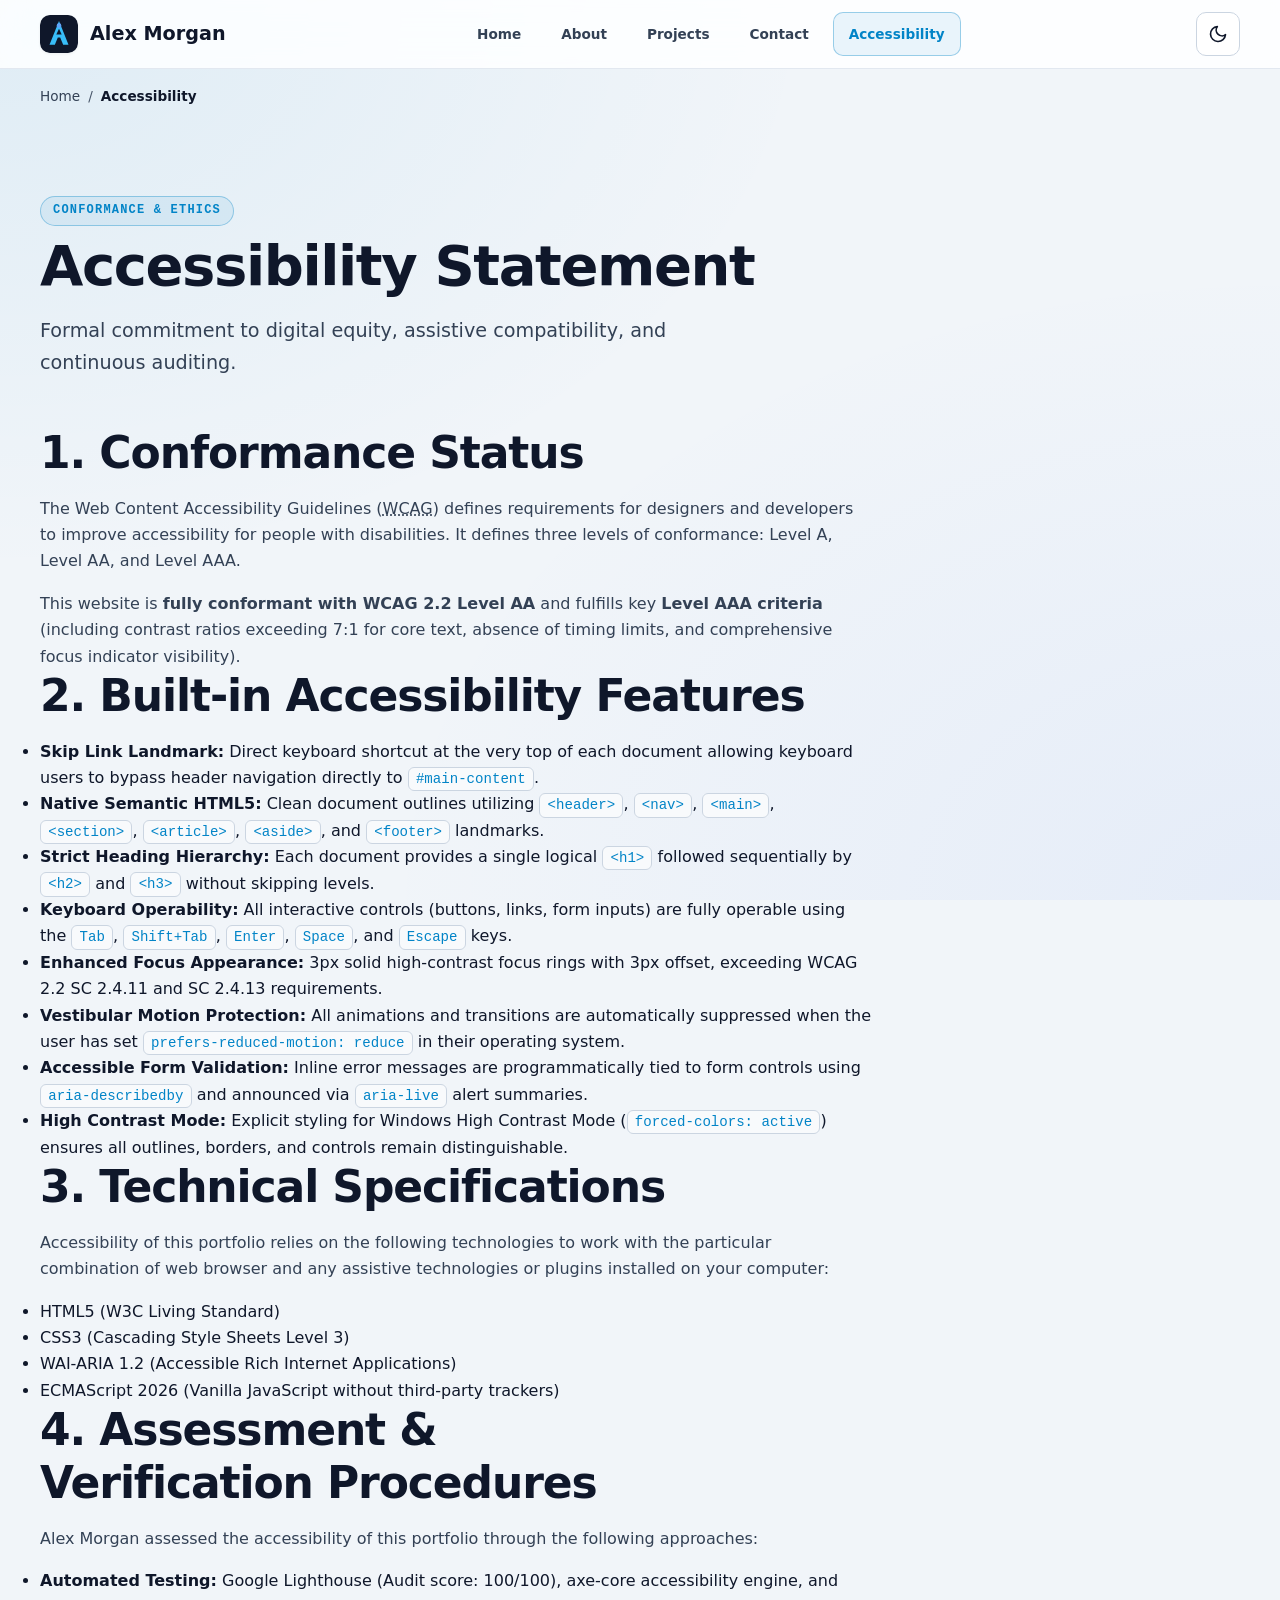
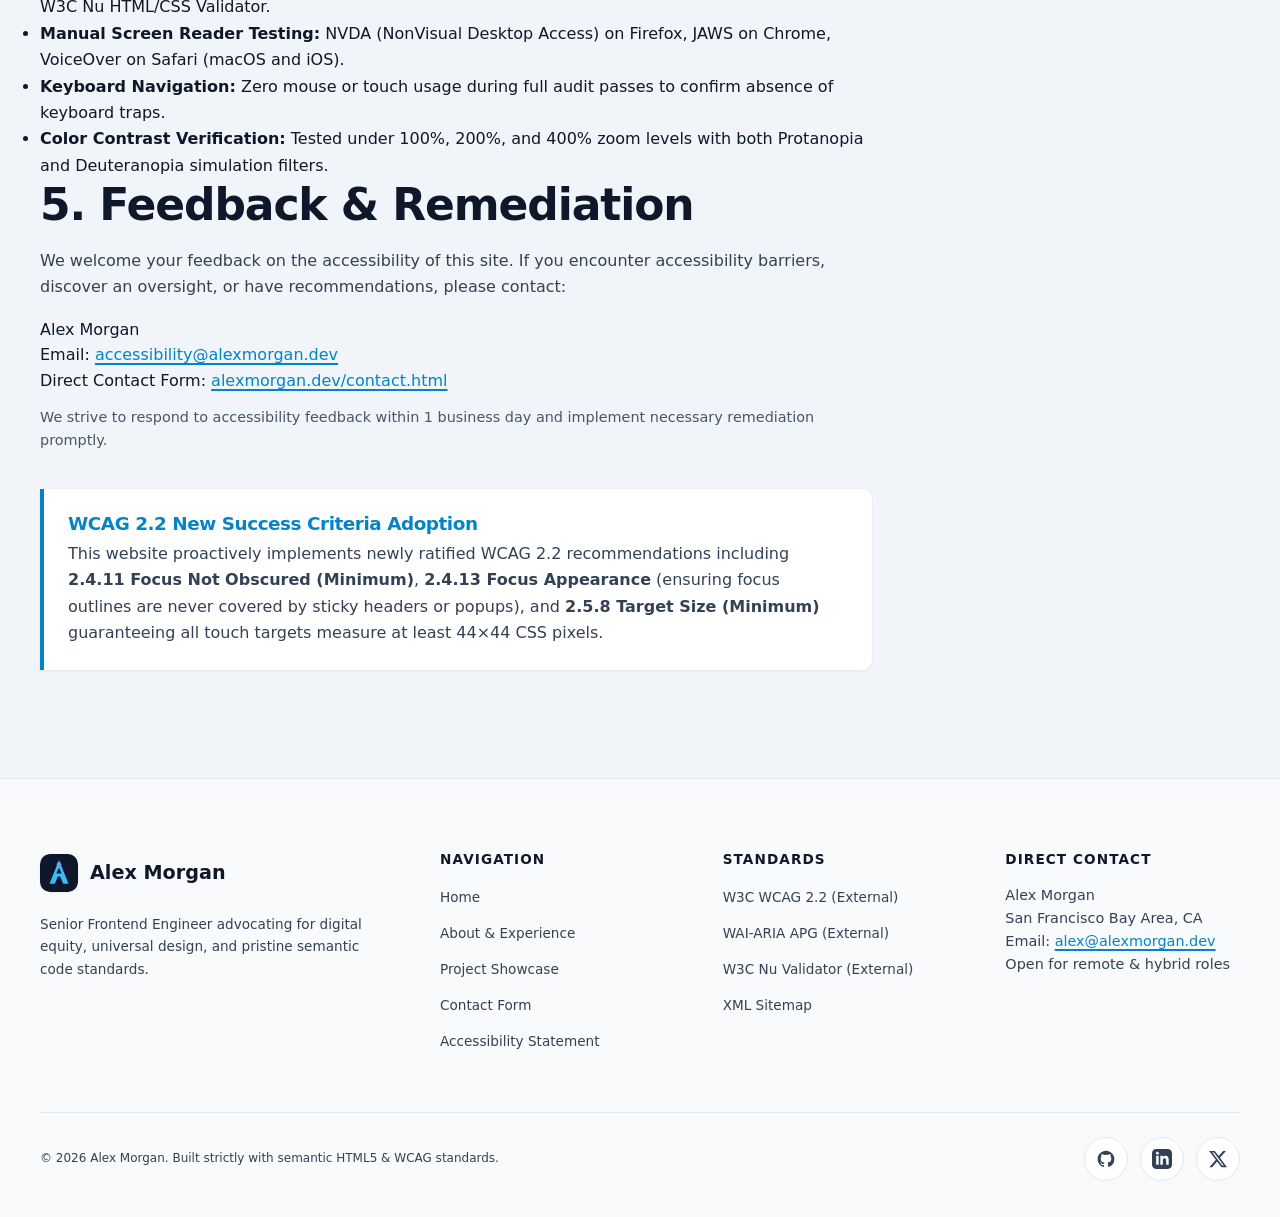
<file: accessibility.html>
<!DOCTYPE html>
<html lang="en">
<head>
  <!-- Character Encoding & Responsive Viewport -->
  <meta charset="UTF-8">
  <meta name="viewport" content="width=device-width, initial-scale=1.0">
  <meta http-equiv="X-UA-Compatible" content="IE=edge">

  <!-- Primary SEO Metadata -->
  <title>Accessibility Statement &amp; Conformance Report | Alex Morgan</title>
  <meta name="title" content="Accessibility Statement &amp; Conformance Report | Alex Morgan">
  <meta name="description" content="Formal accessibility statement detailing WCAG 2.2 Level AA/AAA conformance, technical specifications, and continuous testing procedures for this portfolio.">
  <meta name="keywords" content="Accessibility Statement, WCAG 2.2 Conformance, Section 508, WAI-ARIA, Lighthouse 100, Accessible Web Design">
  <meta name="author" content="Alex Morgan">
  <meta name="robots" content="index, follow">
  <link rel="canonical" href="https://alexmorgan.dev/accessibility.html">

  <!-- Theme Color & Mobile Manifest Support -->
  <meta name="theme-color" content="#0b0f19" media="(prefers-color-scheme: dark)">
  <meta name="theme-color" content="#f8fafc" media="(prefers-color-scheme: light)">
  <link rel="icon" type="image/svg+xml" href="assets/images/favicon.svg">

  <!-- Open Graph Protocol -->
  <meta property="og:type" content="website">
  <meta property="og:url" content="https://alexmorgan.dev/accessibility.html">
  <meta property="og:site_name" content="Alex Morgan Portfolio">
  <meta property="og:title" content="Accessibility Statement &amp; Conformance Report | Alex Morgan">
  <meta property="og:description" content="Formal accessibility conformance statement, assistive technology compatibility, and feedback procedure.">
  <meta property="og:image" content="https://alexmorgan.dev/assets/images/og-image.svg">
  <meta property="og:image:alt" content="Accessibility Statement banner">
  <meta property="og:locale" content="en_US">

  <!-- Twitter Card Metadata -->
  <meta name="twitter:card" content="summary_large_image">
  <meta name="twitter:url" content="https://alexmorgan.dev/accessibility.html">
  <meta name="twitter:title" content="Accessibility Statement &amp; Conformance Report | Alex Morgan">
  <meta name="twitter:description" content="Formal accessibility conformance statement and technical specifications.">
  <meta name="twitter:image" content="https://alexmorgan.dev/assets/images/og-image.svg">
  <meta name="twitter:creator" content="@alexmorgan_a11y">

  <!-- Core Stylesheet -->
  <link rel="stylesheet" href="css/styles.css">

  <!-- Schema.org JSON-LD WebPage -->
  <script type="application/ld+json">
  {
    "@context": "https://schema.org",
    "@type": "WebPage",
    "name": "Accessibility Statement & Conformance Report",
    "description": "Formal accessibility statement and technical specification conformance report.",
    "url": "https://alexmorgan.dev/accessibility.html",
    "publisher": {
      "@type": "Person",
      "name": "Alex Morgan"
    }
  }
  </script>
</head>
<body>

  <!-- Accessible Skip Link -->
  <a href="#main-content" class="skip-link">Skip to main content</a>

  <!-- Semantic Site Header Landmark -->
  <header class="site-header">
    <div class="container header-container">
      <a href="index.html" class="brand-link" aria-label="Alex Morgan - Home">
        <img src="assets/images/favicon.svg" alt="" class="brand-logo" width="36" height="36" aria-hidden="true">
        <span>Alex Morgan</span>
      </a>

      <!-- Primary Navigation Landmark -->
      <nav id="primary-nav" class="primary-nav" aria-label="Primary navigation">
        <ul class="nav-list">
          <li>
            <a href="index.html" class="nav-link">Home</a>
          </li>
          <li>
            <a href="about.html" class="nav-link">About</a>
          </li>
          <li>
            <a href="projects.html" class="nav-link">Projects</a>
          </li>
          <li>
            <a href="contact.html" class="nav-link">Contact</a>
          </li>
          <li>
            <a href="accessibility.html" class="nav-link" aria-current="page">Accessibility</a>
          </li>
        </ul>
      </nav>

      <!-- Header Utilities -->
      <div class="nav-group">
        <button id="theme-toggle" class="theme-toggle-btn" type="button" aria-pressed="false" aria-label="Switch to light theme">
          <svg xmlns="http://www.w3.org/2000/svg" width="20" height="20" viewBox="0 0 24 24" fill="none" stroke="currentColor" stroke-width="2" stroke-linecap="round" stroke-linejoin="round" aria-hidden="true" focusable="false">
            <circle cx="12" cy="12" r="5"></circle>
            <line x1="12" y1="1" x2="12" y2="3"></line>
            <line x1="12" y1="21" x2="12" y2="23"></line>
            <line x1="4.22" y1="4.22" x2="5.64" y2="5.64"></line>
            <line x1="18.36" y1="18.36" x2="19.78" y2="19.78"></line>
            <line x1="1" y1="12" x2="3" y2="12"></line>
            <line x1="21" y1="12" x2="23" y2="12"></line>
            <line x1="4.22" y1="19.78" x2="5.64" y2="18.36"></line>
            <line x1="18.36" y1="5.64" x2="19.78" y2="4.22"></line>
          </svg>
          <span class="sr-only">Switch to light theme</span>
        </button>

        <button class="mobile-menu-toggle" type="button" aria-expanded="false" aria-controls="primary-nav" aria-label="Open navigation menu">
          <svg xmlns="http://www.w3.org/2000/svg" width="24" height="24" viewBox="0 0 24 24" fill="none" stroke="currentColor" stroke-width="2" stroke-linecap="round" stroke-linejoin="round" aria-hidden="true" focusable="false">
            <line x1="3" y1="12" x2="21" y2="12"></line>
            <line x1="3" y1="6" x2="21" y2="6"></line>
            <line x1="3" y1="18" x2="21" y2="18"></line>
          </svg>
        </button>
      </div>
    </div>
  </header>

  <!-- Semantic Main Content Landmark -->
  <main id="main-content">
    <div class="container">

      <!-- Breadcrumbs Navigation Landmark -->
      <nav class="breadcrumb-nav" aria-label="Breadcrumb">
        <ol class="breadcrumb-list">
          <li class="breadcrumb-item"><a href="index.html">Home</a></li>
          <li class="breadcrumb-item"><span aria-current="page">Accessibility</span></li>
        </ol>
      </nav>

      <!-- Statement Header -->
      <section class="page-section" aria-labelledby="statement-heading">
        <div class="section-header">
          <span class="eyebrow">Conformance &amp; Ethics</span>
          <h1 id="statement-heading">Accessibility Statement</h1>
          <p class="section-subtitle">
            Formal commitment to digital equity, assistive compatibility, and continuous auditing.
          </p>
        </div>

        <article style="max-width: 52rem; display: flex; flex-direction: column; gap: var(--spacing-xl);">
          <!-- Conformance Status -->
          <section aria-labelledby="status-heading">
            <h2 id="status-heading">1. Conformance Status</h2>
            <p>
              The Web Content Accessibility Guidelines (<abbr title="Web Content Accessibility Guidelines">WCAG</abbr>) defines requirements for designers and developers to improve accessibility for people with disabilities. It defines three levels of conformance: Level A, Level AA, and Level AAA.
            </p>
            <p>
              This website is <strong>fully conformant with WCAG 2.2 Level AA</strong> and fulfills key <strong>Level AAA criteria</strong> (including contrast ratios exceeding 7:1 for core text, absence of timing limits, and comprehensive focus indicator visibility).
            </p>
          </section>

          <!-- Core Accessibility Features -->
          <section aria-labelledby="features-heading">
            <h2 id="features-heading">2. Built-in Accessibility Features</h2>
            <ul>
              <li><strong>Skip Link Landmark:</strong> Direct keyboard shortcut at the very top of each document allowing keyboard users to bypass header navigation directly to <code>#main-content</code>.</li>
              <li><strong>Native Semantic HTML5:</strong> Clean document outlines utilizing <code>&lt;header&gt;</code>, <code>&lt;nav&gt;</code>, <code>&lt;main&gt;</code>, <code>&lt;section&gt;</code>, <code>&lt;article&gt;</code>, <code>&lt;aside&gt;</code>, and <code>&lt;footer&gt;</code> landmarks.</li>
              <li><strong>Strict Heading Hierarchy:</strong> Each document provides a single logical <code>&lt;h1&gt;</code> followed sequentially by <code>&lt;h2&gt;</code> and <code>&lt;h3&gt;</code> without skipping levels.</li>
              <li><strong>Keyboard Operability:</strong> All interactive controls (buttons, links, form inputs) are fully operable using the <kbd>Tab</kbd>, <kbd>Shift+Tab</kbd>, <kbd>Enter</kbd>, <kbd>Space</kbd>, and <kbd>Escape</kbd> keys.</li>
              <li><strong>Enhanced Focus Appearance:</strong> 3px solid high-contrast focus rings with 3px offset, exceeding WCAG 2.2 SC 2.4.11 and SC 2.4.13 requirements.</li>
              <li><strong>Vestibular Motion Protection:</strong> All animations and transitions are automatically suppressed when the user has set <code>prefers-reduced-motion: reduce</code> in their operating system.</li>
              <li><strong>Accessible Form Validation:</strong> Inline error messages are programmatically tied to form controls using <code>aria-describedby</code> and announced via <code>aria-live</code> alert summaries.</li>
              <li><strong>High Contrast Mode:</strong> Explicit styling for Windows High Contrast Mode (<code>forced-colors: active</code>) ensures all outlines, borders, and controls remain distinguishable.</li>
            </ul>
          </section>

          <!-- Technical Specifications -->
          <section aria-labelledby="tech-specs-heading">
            <h2 id="tech-specs-heading">3. Technical Specifications</h2>
            <p>
              Accessibility of this portfolio relies on the following technologies to work with the particular combination of web browser and any assistive technologies or plugins installed on your computer:
            </p>
            <ul>
              <li>HTML5 (W3C Living Standard)</li>
              <li>CSS3 (Cascading Style Sheets Level 3)</li>
              <li>WAI-ARIA 1.2 (Accessible Rich Internet Applications)</li>
              <li>ECMAScript 2026 (Vanilla JavaScript without third-party trackers)</li>
            </ul>
          </section>

          <!-- Assessment Approach -->
          <section aria-labelledby="assessment-heading">
            <h2 id="assessment-heading">4. Assessment &amp; Verification Procedures</h2>
            <p>
              Alex Morgan assessed the accessibility of this portfolio through the following approaches:
            </p>
            <ul>
              <li><strong>Automated Testing:</strong> Google Lighthouse (Audit score: 100/100), axe-core accessibility engine, and W3C Nu HTML/CSS Validator.</li>
              <li><strong>Manual Screen Reader Testing:</strong> NVDA (NonVisual Desktop Access) on Firefox, JAWS on Chrome, VoiceOver on Safari (macOS and iOS).</li>
              <li><strong>Keyboard Navigation:</strong> Zero mouse or touch usage during full audit passes to confirm absence of keyboard traps.</li>
              <li><strong>Color Contrast Verification:</strong> Tested under 100%, 200%, and 400% zoom levels with both Protanopia and Deuteranopia simulation filters.</li>
            </ul>
          </section>

          <!-- Feedback & Contact -->
          <section aria-labelledby="feedback-heading">
            <h2 id="feedback-heading">5. Feedback &amp; Remediation</h2>
            <p>
              We welcome your feedback on the accessibility of this site. If you encounter accessibility barriers, discover an oversight, or have recommendations, please contact:
            </p>
            <address style="font-style: normal; line-height: 1.6; margin-top: 0.5rem;">
              Alex Morgan<br>
              Email: <a href="mailto:accessibility@alexmorgan.dev">accessibility@alexmorgan.dev</a><br>
              Direct Contact Form: <a href="contact.html">alexmorgan.dev/contact.html</a>
            </address>
            <p style="margin-top: 0.75rem; font-size: 0.9rem; color: var(--text-muted);">
              We strive to respond to accessibility feedback within 1 business day and implement necessary remediation promptly.
            </p>
          </section>

          <!-- Semantic Aside Landmark -->
          <aside class="aside-callout" aria-labelledby="aside-wcag-update">
            <h2 id="aside-wcag-update" style="font-size: 1.15rem; color: var(--accent-primary); margin-bottom: 0.35rem;">WCAG 2.2 New Success Criteria Adoption</h2>
            <p>
              This website proactively implements newly ratified WCAG 2.2 recommendations including <strong>2.4.11 Focus Not Obscured (Minimum)</strong>, <strong>2.4.13 Focus Appearance</strong> (ensuring focus outlines are never covered by sticky headers or popups), and <strong>2.5.8 Target Size (Minimum)</strong> guaranteeing all touch targets measure at least 44&times;44 CSS pixels.
            </p>
          </aside>
        </article>
      </section>

    </div>
  </main>

  <!-- Semantic Footer Landmark -->
  <footer class="site-footer">
    <div class="container">
      <div class="footer-grid">
        <div class="footer-brand">
          <a href="index.html" class="brand-link" aria-label="Alex Morgan - Home">
            <img src="assets/images/favicon.svg" alt="" class="brand-logo" width="32" height="32" aria-hidden="true">
            <span>Alex Morgan</span>
          </a>
          <p>
            Senior Frontend Engineer advocating for digital equity, universal design, and pristine semantic code standards.
          </p>
        </div>

        <div>
          <h2 class="footer-heading">Navigation</h2>
          <ul class="footer-links">
            <li><a href="index.html">Home</a></li>
            <li><a href="about.html">About &amp; Experience</a></li>
            <li><a href="projects.html">Project Showcase</a></li>
            <li><a href="contact.html">Contact Form</a></li>
            <li><a href="accessibility.html">Accessibility Statement</a></li>
          </ul>
        </div>

        <div>
          <h2 class="footer-heading">Standards</h2>
          <ul class="footer-links">
            <li><a href="https://www.w3.org/WAI/standards-guidelines/wcag/" target="_blank" rel="noopener noreferrer">W3C WCAG 2.2 (External)</a></li>
            <li><a href="https://www.w3.org/WAI/ARIA/apg/" target="_blank" rel="noopener noreferrer">WAI-ARIA APG (External)</a></li>
            <li><a href="https://validator.w3.org/nu/" target="_blank" rel="noopener noreferrer">W3C Nu Validator (External)</a></li>
            <li><a href="sitemap.xml">XML Sitemap</a></li>
          </ul>
        </div>

        <div>
          <h2 class="footer-heading">Direct Contact</h2>
          <address style="font-style: normal; font-size: 0.9rem; color: var(--text-secondary); line-height: 1.6;">
            Alex Morgan<br>
            San Francisco Bay Area, CA<br>
            Email: <a href="mailto:alex@alexmorgan.dev">alex@alexmorgan.dev</a><br>
            Open for remote &amp; hybrid roles
          </address>
        </div>
      </div>

      <div class="footer-bottom">
        <div>
          <p>&copy; <time id="current-year" datetime="2026">2026</time> Alex Morgan. Built strictly with semantic HTML5 &amp; WCAG standards.</p>
        </div>

        <ul class="footer-social-links" aria-label="Social media profiles">
          <li>
            <a href="https://github.com" class="social-link" aria-label="Alex Morgan on GitHub (opens in a new tab)" target="_blank" rel="noopener noreferrer">
              <svg xmlns="http://www.w3.org/2000/svg" width="20" height="20" viewBox="0 0 24 24" fill="currentColor" aria-hidden="true">
                <path fill-rule="evenodd" clip-rule="evenodd" d="M12 2C6.477 2 2 6.484 2 12.017c0 4.425 2.865 8.18 6.839 9.504.5.092.682-.217.682-.483 0-.237-.008-.868-.013-1.703-2.782.605-3.369-1.343-3.369-1.343-.454-1.158-1.11-1.466-1.11-1.466-.908-.62.069-.608.069-.608 1.003.07 1.53 1.032 1.53 1.032.892 1.53 2.341 1.088 2.91.832.092-.647.35-1.088.636-1.338-2.22-.253-4.555-1.113-4.555-4.951 0-1.093.39-1.988 1.029-2.688-.103-.253-.446-1.272.098-2.65 0 0 .84-.27 2.75 1.026A9.564 9.564 0 0112 6.844c.85.004 1.705.115 2.504.337 1.909-1.296 2.747-1.027 2.747-1.027.546 1.379.202 2.398.1 2.651.64.7 1.028 1.595 1.028 2.688 0 3.848-2.339 4.695-4.566 4.943.359.309.678.92.678 1.855 0 1.338-.012 2.419-.012 2.747 0 .268.18.58.688.482A10.019 10.019 0 0022 12.017C22 6.484 17.522 2 12 2z"></path>
              </svg>
            </a>
          </li>
          <li>
            <a href="https://linkedin.com" class="social-link" aria-label="Alex Morgan on LinkedIn (opens in a new tab)" target="_blank" rel="noopener noreferrer">
              <svg xmlns="http://www.w3.org/2000/svg" width="20" height="20" viewBox="0 0 24 24" fill="currentColor" aria-hidden="true">
                <path d="M19 0h-14c-2.761 0-5 2.239-5 5v14c0 2.761 2.239 5 5 5h14c2.762 0 5-2.239 5-5v-14c0-2.761-2.238-5-5-5zm-11 19h-3v-11h3v11zm-1.5-12.268c-.966 0-1.75-.79-1.75-1.764s.784-1.764 1.75-1.764 1.75.79 1.75 1.764-.783 1.764-1.75 1.764zm13.5 12.268h-3v-5.604c0-3.368-4-3.113-4 0v5.604h-3v-11h3v1.765c1.396-2.586 7-2.777 7 2.476v6.759z"/>
              </svg>
            </a>
          </li>
          <li>
            <a href="https://twitter.com" class="social-link" aria-label="Alex Morgan on X / Twitter (opens in a new tab)" target="_blank" rel="noopener noreferrer">
              <svg xmlns="http://www.w3.org/2000/svg" width="20" height="20" viewBox="0 0 24 24" fill="currentColor" aria-hidden="true">
                <path d="M18.244 2.25h3.308l-7.227 8.26 8.502 11.24H16.17l-5.214-6.817L4.99 21.75H1.68l7.73-8.835L1.254 2.25H8.08l4.713 6.231zm-1.161 17.52h1.833L7.084 4.126H5.117z"/>
              </svg>
            </a>
          </li>
        </ul>
      </div>
    </div>
  </footer>

  <!-- Scripts -->
  <script src="js/main.js"></script>
</body>
</html>
</file>
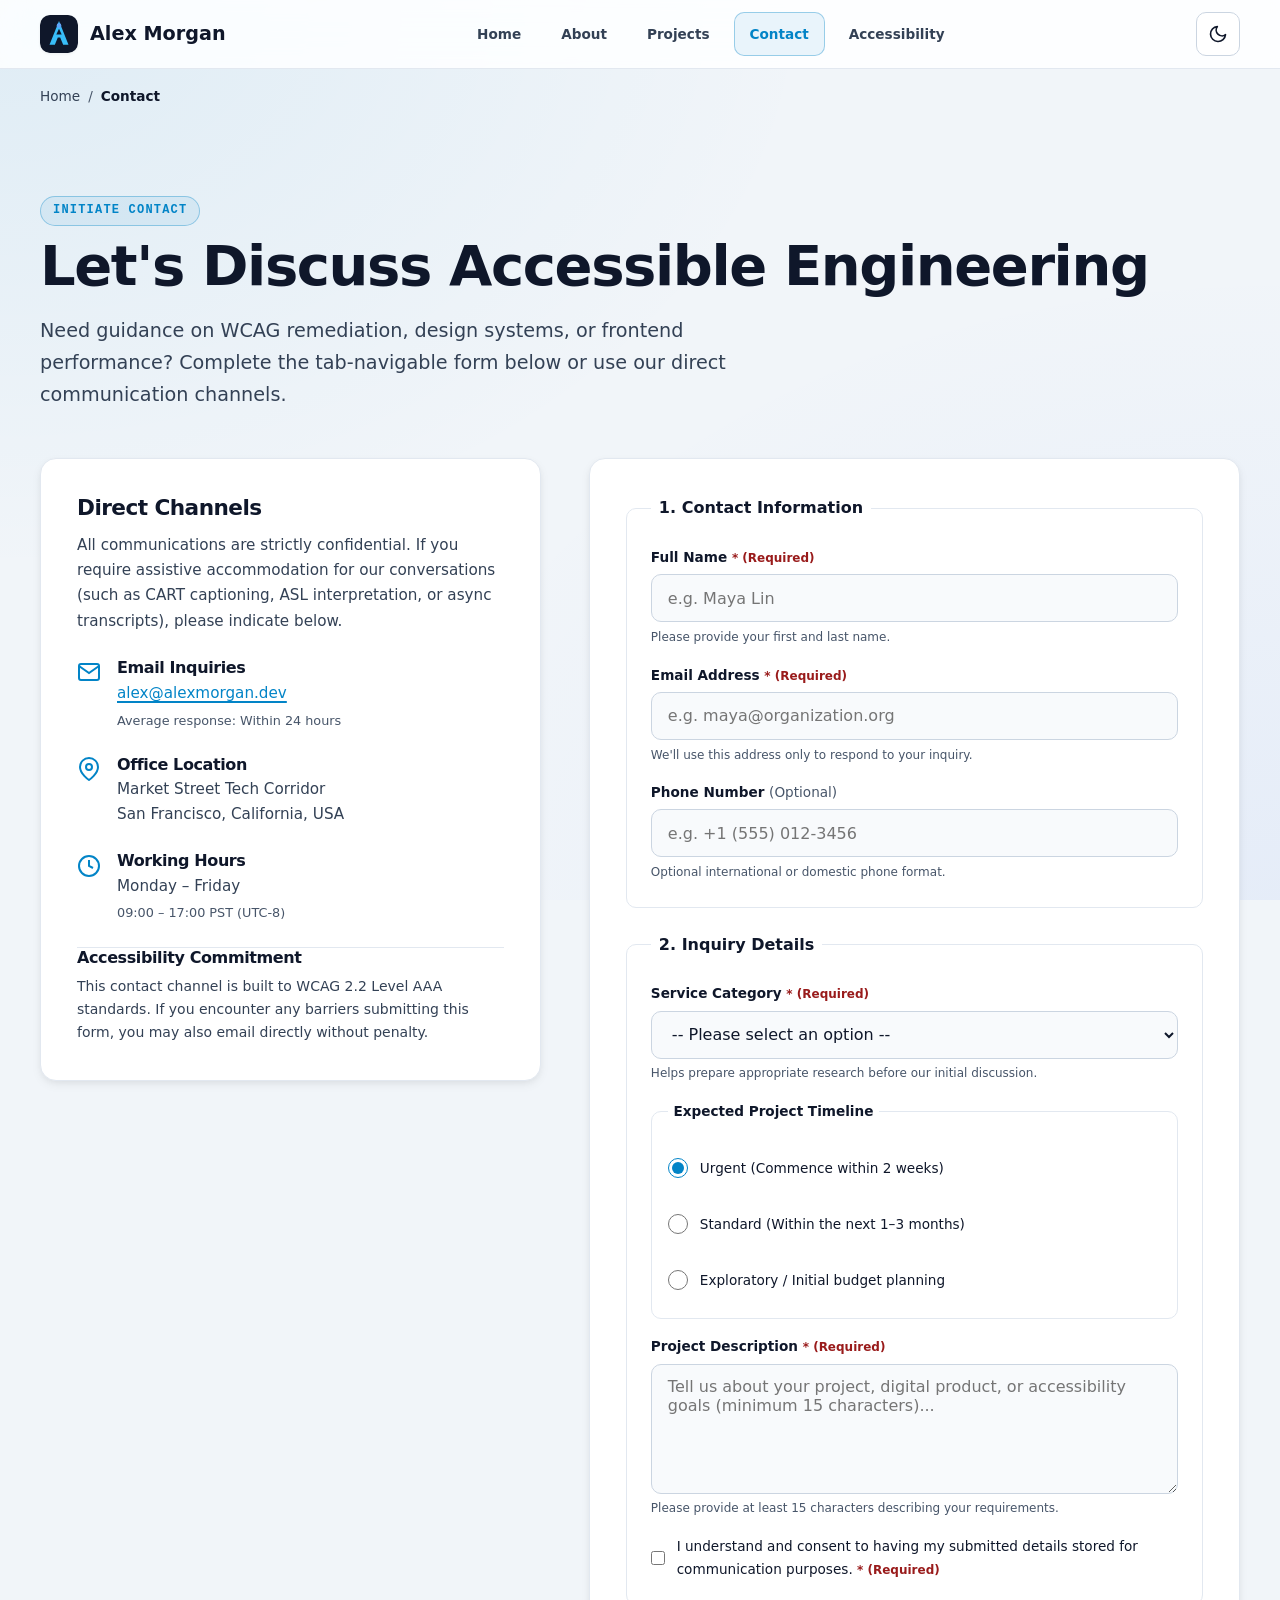
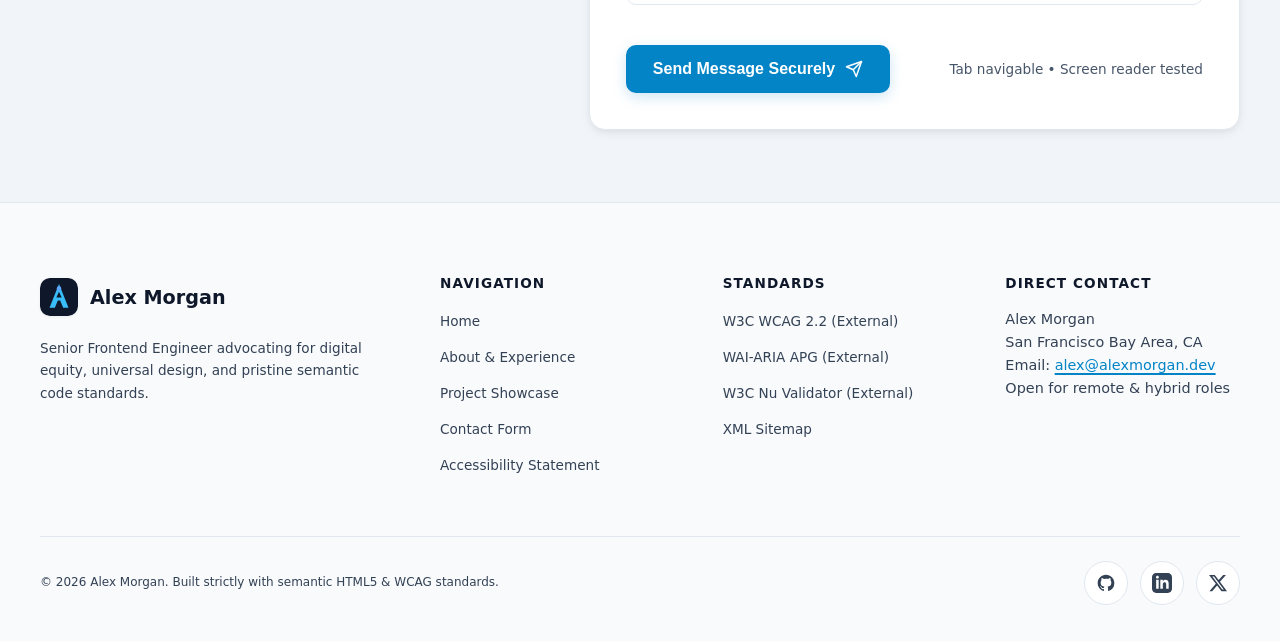
<file: contact.html>
<!DOCTYPE html>
<html lang="en">
<head>
  <!-- Character Encoding & Responsive Viewport -->
  <meta charset="UTF-8">
  <meta name="viewport" content="width=device-width, initial-scale=1.0">
  <meta http-equiv="X-UA-Compatible" content="IE=edge">

  <!-- Primary SEO Metadata -->
  <title>Contact Alex Morgan | Accessible Consultation &amp; Audits</title>
  <meta name="title" content="Contact Alex Morgan | Accessible Consultation &amp; Audits">
  <meta name="description" content="Reach out to Alex Morgan for WCAG 2.2 accessibility audits, semantic frontend architecture, and engineering consultation. Fully accessible contact form.">
  <meta name="keywords" content="Contact Accessibility Consultant, Hire Frontend Engineer, WCAG Audit Consultation, Tab-Navigable Contact Form, Alex Morgan">
  <meta name="author" content="Alex Morgan">
  <meta name="robots" content="index, follow">
  <link rel="canonical" href="https://alexmorgan.dev/contact.html">

  <!-- Theme Color & Mobile Manifest Support -->
  <meta name="theme-color" content="#0b0f19" media="(prefers-color-scheme: dark)">
  <meta name="theme-color" content="#f8fafc" media="(prefers-color-scheme: light)">
  <link rel="icon" type="image/svg+xml" href="assets/images/favicon.svg">

  <!-- Open Graph Protocol -->
  <meta property="og:type" content="website">
  <meta property="og:url" content="https://alexmorgan.dev/contact.html">
  <meta property="og:site_name" content="Alex Morgan Portfolio">
  <meta property="og:title" content="Contact Alex Morgan | Accessible Consultation &amp; Audits">
  <meta property="og:description" content="Get in touch for accessibility audits, component library builds, and enterprise frontend architecture.">
  <meta property="og:image" content="https://alexmorgan.dev/assets/images/og-image.svg">
  <meta property="og:image:alt" content="Contact Alex Morgan">
  <meta property="og:locale" content="en_US">

  <!-- Twitter Card Metadata -->
  <meta name="twitter:card" content="summary_large_image">
  <meta name="twitter:url" content="https://alexmorgan.dev/contact.html">
  <meta name="twitter:title" content="Contact Alex Morgan | Accessible Consultation &amp; Audits">
  <meta name="twitter:description" content="Accessible contact channel for WCAG audits and frontend architecture inquiries.">
  <meta name="twitter:image" content="https://alexmorgan.dev/assets/images/og-image.svg">
  <meta name="twitter:creator" content="@alexmorgan_a11y">

  <!-- Core Stylesheet -->
  <link rel="stylesheet" href="css/styles.css">

  <!-- Schema.org JSON-LD ContactPage -->
  <script type="application/ld+json">
  {
    "@context": "https://schema.org",
    "@type": "ContactPage",
    "name": "Contact Alex Morgan",
    "description": "Accessible contact form and direct communication channels for frontend engineering and web accessibility inquiries.",
    "url": "https://alexmorgan.dev/contact.html",
    "mainEntity": {
      "@type": "Person",
      "name": "Alex Morgan",
      "email": "alex@alexmorgan.dev",
      "jobTitle": "Lead Accessibility Engineer"
    }
  }
  </script>
</head>
<body>

  <!-- Accessible Skip Link -->
  <a href="#main-content" class="skip-link">Skip to main content</a>

  <!-- Semantic Site Header Landmark -->
  <header class="site-header">
    <div class="container header-container">
      <a href="index.html" class="brand-link" aria-label="Alex Morgan - Home">
        <img src="assets/images/favicon.svg" alt="" class="brand-logo" width="36" height="36" aria-hidden="true">
        <span>Alex Morgan</span>
      </a>

      <!-- Primary Navigation Landmark -->
      <nav id="primary-nav" class="primary-nav" aria-label="Primary navigation">
        <ul class="nav-list">
          <li>
            <a href="index.html" class="nav-link">Home</a>
          </li>
          <li>
            <a href="about.html" class="nav-link">About</a>
          </li>
          <li>
            <a href="projects.html" class="nav-link">Projects</a>
          </li>
          <li>
            <a href="contact.html" class="nav-link" aria-current="page">Contact</a>
          </li>
          <li>
            <a href="accessibility.html" class="nav-link">Accessibility</a>
          </li>
        </ul>
      </nav>

      <!-- Header Utilities -->
      <div class="nav-group">
        <button id="theme-toggle" class="theme-toggle-btn" type="button" aria-pressed="false" aria-label="Switch to light theme">
          <svg xmlns="http://www.w3.org/2000/svg" width="20" height="20" viewBox="0 0 24 24" fill="none" stroke="currentColor" stroke-width="2" stroke-linecap="round" stroke-linejoin="round" aria-hidden="true" focusable="false">
            <circle cx="12" cy="12" r="5"></circle>
            <line x1="12" y1="1" x2="12" y2="3"></line>
            <line x1="12" y1="21" x2="12" y2="23"></line>
            <line x1="4.22" y1="4.22" x2="5.64" y2="5.64"></line>
            <line x1="18.36" y1="18.36" x2="19.78" y2="19.78"></line>
            <line x1="1" y1="12" x2="3" y2="12"></line>
            <line x1="21" y1="12" x2="23" y2="12"></line>
            <line x1="4.22" y1="19.78" x2="5.64" y2="18.36"></line>
            <line x1="18.36" y1="5.64" x2="19.78" y2="4.22"></line>
          </svg>
          <span class="sr-only">Switch to light theme</span>
        </button>

        <button class="mobile-menu-toggle" type="button" aria-expanded="false" aria-controls="primary-nav" aria-label="Open navigation menu">
          <svg xmlns="http://www.w3.org/2000/svg" width="24" height="24" viewBox="0 0 24 24" fill="none" stroke="currentColor" stroke-width="2" stroke-linecap="round" stroke-linejoin="round" aria-hidden="true" focusable="false">
            <line x1="3" y1="12" x2="21" y2="12"></line>
            <line x1="3" y1="6" x2="21" y2="6"></line>
            <line x1="3" y1="18" x2="21" y2="18"></line>
          </svg>
        </button>
      </div>
    </div>
  </header>

  <!-- Semantic Main Content Landmark -->
  <main id="main-content">
    <div class="container">

      <!-- Breadcrumbs Navigation Landmark -->
      <nav class="breadcrumb-nav" aria-label="Breadcrumb">
        <ol class="breadcrumb-list">
          <li class="breadcrumb-item"><a href="index.html">Home</a></li>
          <li class="breadcrumb-item"><span aria-current="page">Contact</span></li>
        </ol>
      </nav>

      <!-- Section Header -->
      <section class="page-section" aria-labelledby="contact-heading">
        <div class="section-header">
          <span class="eyebrow">Initiate Contact</span>
          <h1 id="contact-heading">Let's Discuss Accessible Engineering</h1>
          <p class="section-subtitle">
            Need guidance on WCAG remediation, design systems, or frontend performance? Complete the tab-navigable form below or use our direct communication channels.
          </p>
        </div>

        <div class="contact-layout">
          <!-- Left Column: Direct Info Panel & Semantic Aside -->
          <aside class="contact-info-panel" aria-labelledby="direct-contact-heading">
            <article aria-labelledby="direct-contact-heading">
              <h2 id="direct-contact-heading" style="font-size: 1.35rem; margin-bottom: 0.75rem;">Direct Channels</h2>
              <p style="font-size: 0.95rem;">
                All communications are strictly confidential. If you require assistive accommodation for our conversations (such as CART captioning, ASL interpretation, or async transcripts), please indicate below.
              </p>

              <ul class="contact-methods">
                <li class="contact-method-item">
                  <svg class="contact-method-icon" xmlns="http://www.w3.org/2000/svg" viewBox="0 0 24 24" fill="none" stroke="currentColor" stroke-width="2" aria-hidden="true">
                    <path d="M4 4h16c1.1 0 2 .9 2 2v12c0 1.1-.9 2-2 2H4c-1.1 0-2-.9-2-2V6c0-1.1.9-2 2-2z"></path>
                    <polyline points="22,6 12,13 2,6"></polyline>
                  </svg>
                  <div>
                    <h3 style="font-size: 1rem; margin-bottom: 0.2rem;">Email Inquiries</h3>
                    <a href="mailto:alex@alexmorgan.dev" style="font-size: 0.95rem;">alex@alexmorgan.dev</a>
                    <p style="font-size: 0.8rem; color: var(--text-muted); margin-top: 0.2rem;">Average response: Within 24 hours</p>
                  </div>
                </li>

                <li class="contact-method-item">
                  <svg class="contact-method-icon" xmlns="http://www.w3.org/2000/svg" viewBox="0 0 24 24" fill="none" stroke="currentColor" stroke-width="2" aria-hidden="true">
                    <path d="M21 10c0 7-9 13-9 13s-9-6-9-13a9 9 0 0 1 18 0z"></path>
                    <circle cx="12" cy="10" r="3"></circle>
                  </svg>
                  <div>
                    <h3 style="font-size: 1rem; margin-bottom: 0.2rem;">Office Location</h3>
                    <address style="font-style: normal; font-size: 0.95rem; color: var(--text-secondary);">
                      Market Street Tech Corridor<br>
                      San Francisco, California, USA
                    </address>
                  </div>
                </li>

                <li class="contact-method-item">
                  <svg class="contact-method-icon" xmlns="http://www.w3.org/2000/svg" viewBox="0 0 24 24" fill="none" stroke="currentColor" stroke-width="2" aria-hidden="true">
                    <circle cx="12" cy="12" r="10"></circle>
                    <polyline points="12 6 12 12 16 14"></polyline>
                  </svg>
                  <div>
                    <h3 style="font-size: 1rem; margin-bottom: 0.2rem;">Working Hours</h3>
                    <p style="font-size: 0.95rem; margin-bottom: 0;">Monday &ndash; Friday</p>
                    <p style="font-size: 0.8rem; color: var(--text-muted); margin-top: 0.2rem;">09:00 &ndash; 17:00 PST (UTC-8)</p>
                  </div>
                </li>
              </ul>

              <div style="margin-top: var(--spacing-xl); padding-top: var(--spacing-lg); border-top: 1px solid var(--border-subtle);">
                <h3 style="font-size: 1rem; margin-bottom: 0.5rem;">Accessibility Commitment</h3>
                <p style="font-size: 0.875rem;">
                  This contact channel is built to WCAG 2.2 Level AAA standards. If you encounter any barriers submitting this form, you may also email directly without penalty.
                </p>
              </div>
            </article>
          </aside>

          <!-- Right Column: Accessible Form Component -->
          <article class="form-card" aria-labelledby="form-card-title">
            <h2 id="form-card-title" class="sr-only">Project Inquiry Dispatch Portal</h2>
            <!-- Form-Level Error Summary (Announced with role="alert") -->
            <div id="error-summary" class="alert-box alert-error" role="alert" aria-labelledby="error-summary-heading" tabindex="-1">
              <h2 id="error-summary-heading" style="font-size: 1.15rem; margin-bottom: 0.5rem; display: flex; align-items: center; gap: 0.5rem;">
                <svg xmlns="http://www.w3.org/2000/svg" width="20" height="20" viewBox="0 0 24 24" fill="none" stroke="currentColor" stroke-width="2" aria-hidden="true">
                  <circle cx="12" cy="12" r="10"></circle>
                  <line x1="12" y1="8" x2="12" y2="12"></line>
                  <line x1="12" y1="16" x2="12.01" y2="16"></line>
                </svg>
                <span>Please correct the errors before submitting</span>
              </h2>
              <p style="font-size: 0.9rem; margin-bottom: 0.5rem;">
                The following required fields have missing or invalid values:
              </p>
              <ul id="error-summary-list"></ul>
            </div>

            <!-- Form Success Notification (Announced with role="status") -->
            <div id="success-message" class="alert-box alert-success" role="status" aria-live="polite" tabindex="-1">
              <h2 style="font-size: 1.2rem; margin-bottom: 0.5rem; display: flex; align-items: center; gap: 0.5rem;">
                <svg xmlns="http://www.w3.org/2000/svg" width="20" height="20" viewBox="0 0 24 24" fill="none" stroke="currentColor" stroke-width="2" aria-hidden="true">
                  <path d="M22 11.08V12a10 10 0 1 1-5.93-9.14"></path>
                  <polyline points="22 4 12 14.01 9 11.01"></polyline>
                </svg>
                <span>Inquiry Sent Successfully!</span>
              </h2>
              <p style="font-size: 0.95rem;">
                Thank you for contacting Alex Morgan. Your message has been safely received. You will receive an email confirmation shortly.
              </p>
            </div>

            <!-- Accessible Tab-Navigable Form -->
            <form id="accessible-contact-form" class="accessible-form" action="#" method="post" novalidate aria-labelledby="form-heading">
              <h2 id="form-heading" class="sr-only">Contact Form for Project Inquiries</h2>

              <!-- Fieldset 1: Contact Information -->
              <fieldset>
                <legend>1. Contact Information</legend>

                <!-- Full Name -->
                <div class="form-group" id="group-full-name">
                  <label for="full-name" class="form-label">
                    <span>Full Name <span class="required-badge" aria-hidden="true">* (Required)</span></span>
                  </label>
                  <input
                    type="text"
                    id="full-name"
                    name="name"
                    class="form-control"
                    autocomplete="name"
                    required
                    aria-required="true"
                    aria-describedby="full-name-help full-name-error"
                    placeholder="e.g. Maya Lin"
                  >
                  <span id="full-name-help" class="form-help-text">Please provide your first and last name.</span>
                  <span id="full-name-error" class="form-error-msg" role="alert"></span>
                </div>

                <!-- Email Address -->
                <div class="form-group" id="group-email">
                  <label for="email-address" class="form-label">
                    <span>Email Address <span class="required-badge" aria-hidden="true">* (Required)</span></span>
                  </label>
                  <input
                    type="email"
                    id="email-address"
                    name="email"
                    class="form-control"
                    autocomplete="email"
                    required
                    aria-required="true"
                    aria-describedby="email-help email-error"
                    placeholder="e.g. maya@organization.org"
                  >
                  <span id="email-help" class="form-help-text">We'll use this address only to respond to your inquiry.</span>
                  <span id="email-error" class="form-error-msg" role="alert"></span>
                </div>

                <!-- Phone Number (Optional) -->
                <div class="form-group" id="group-phone">
                  <label for="phone-number" class="form-label">
                    <span>Phone Number <span style="font-size: 0.85rem; font-weight: normal; color: var(--text-muted);">(Optional)</span></span>
                  </label>
                  <input
                    type="tel"
                    id="phone-number"
                    name="phone"
                    class="form-control"
                    autocomplete="tel"
                    aria-describedby="phone-help"
                    placeholder="e.g. +1 (555) 012-3456"
                  >
                  <span id="phone-help" class="form-help-text">Optional international or domestic phone format.</span>
                </div>
              </fieldset>

              <!-- Fieldset 2: Inquiry Details -->
              <fieldset>
                <legend>2. Inquiry Details</legend>

                <!-- Inquiry Type Selection -->
                <div class="form-group" id="group-inquiry">
                  <label for="inquiry-type" class="form-label">
                    <span>Service Category <span class="required-badge" aria-hidden="true">* (Required)</span></span>
                  </label>
                  <select
                    id="inquiry-type"
                    name="inquiry_type"
                    class="form-control"
                    required
                    aria-required="true"
                    aria-describedby="inquiry-help inquiry-error"
                  >
                    <option value="">-- Please select an option --</option>
                    <option value="wcag_audit">WCAG 2.2 Accessibility Audit &amp; Remediation</option>
                    <option value="design_system">Inclusive Design System Architecture</option>
                    <option value="training">Team Training &amp; Screen Reader Workshops</option>
                    <option value="advisory">Fractional VP of Accessibility Advisory</option>
                    <option value="general">Other / General Question</option>
                  </select>
                  <span id="inquiry-help" class="form-help-text">Helps prepare appropriate research before our initial discussion.</span>
                  <span id="inquiry-error" class="form-error-msg" role="alert"></span>
                </div>

                <!-- Timeline Radio Group -->
                <fieldset class="choice-fieldset">
                  <legend class="choice-legend">Expected Project Timeline</legend>
                  <div class="choice-group">
                    <label class="choice-label" for="timeline-urgent">
                      <input type="radio" id="timeline-urgent" name="timeline" value="urgent" class="choice-input" checked>
                      <span>Urgent (Commence within 2 weeks)</span>
                    </label>
                    <label class="choice-label" for="timeline-quarter">
                      <input type="radio" id="timeline-quarter" name="timeline" value="quarter" class="choice-input">
                      <span>Standard (Within the next 1&ndash;3 months)</span>
                    </label>
                    <label class="choice-label" for="timeline-exploratory">
                      <input type="radio" id="timeline-exploratory" name="timeline" value="exploratory" class="choice-input">
                      <span>Exploratory / Initial budget planning</span>
                    </label>
                  </div>
                </fieldset>

                <!-- Message Content -->
                <div class="form-group" id="group-message">
                  <label for="message-content" class="form-label">
                    <span>Project Description <span class="required-badge" aria-hidden="true">* (Required)</span></span>
                  </label>
                  <textarea
                    id="message-content"
                    name="message"
                    class="form-control"
                    rows="5"
                    required
                    aria-required="true"
                    aria-describedby="message-help message-error"
                    placeholder="Tell us about your project, digital product, or accessibility goals (minimum 15 characters)..."
                  ></textarea>
                  <span id="message-help" class="form-help-text">Please provide at least 15 characters describing your requirements.</span>
                  <span id="message-error" class="form-error-msg" role="alert"></span>
                </div>

                <!-- Consent Checkbox -->
                <div class="form-group" id="group-consent">
                  <label class="choice-label" for="privacy-consent">
                    <input
                      type="checkbox"
                      id="privacy-consent"
                      name="privacy_consent"
                      class="choice-input"
                      required
                      aria-required="true"
                      aria-describedby="consent-error"
                    >
                    <span>I understand and consent to having my submitted details stored for communication purposes. <span class="required-badge" aria-hidden="true">* (Required)</span></span>
                  </label>
                  <span id="consent-error" class="form-error-msg" role="alert"></span>
                </div>
              </fieldset>

              <!-- Submission Action -->
              <div class="form-actions-wrap">
                <button type="submit" class="btn btn-primary">
                  <span>Send Message Securely</span>
                  <svg xmlns="http://www.w3.org/2000/svg" width="18" height="18" viewBox="0 0 24 24" fill="none" stroke="currentColor" stroke-width="2" stroke-linecap="round" stroke-linejoin="round" aria-hidden="true">
                    <line x1="22" y1="2" x2="11" y2="13"></line>
                    <polygon points="22 2 15 22 11 13 2 9 22 2"></polygon>
                  </svg>
                </button>
                <span style="font-size: 0.85rem; color: var(--text-muted);">
                  Tab navigable &bull; Screen reader tested
                </span>
              </div>
            </form>
          </article>
        </div>
      </section>

    </div>
  </main>

  <!-- Semantic Footer Landmark -->
  <footer class="site-footer">
    <div class="container">
      <div class="footer-grid">
        <div class="footer-brand">
          <a href="index.html" class="brand-link" aria-label="Alex Morgan - Home">
            <img src="assets/images/favicon.svg" alt="" class="brand-logo" width="32" height="32" aria-hidden="true">
            <span>Alex Morgan</span>
          </a>
          <p>
            Senior Frontend Engineer advocating for digital equity, universal design, and pristine semantic code standards.
          </p>
        </div>

        <div>
          <h2 class="footer-heading">Navigation</h2>
          <ul class="footer-links">
            <li><a href="index.html">Home</a></li>
            <li><a href="about.html">About &amp; Experience</a></li>
            <li><a href="projects.html">Project Showcase</a></li>
            <li><a href="contact.html">Contact Form</a></li>
            <li><a href="accessibility.html">Accessibility Statement</a></li>
          </ul>
        </div>

        <div>
          <h2 class="footer-heading">Standards</h2>
          <ul class="footer-links">
            <li><a href="https://www.w3.org/WAI/standards-guidelines/wcag/" target="_blank" rel="noopener noreferrer">W3C WCAG 2.2 (External)</a></li>
            <li><a href="https://www.w3.org/WAI/ARIA/apg/" target="_blank" rel="noopener noreferrer">WAI-ARIA APG (External)</a></li>
            <li><a href="https://validator.w3.org/nu/" target="_blank" rel="noopener noreferrer">W3C Nu Validator (External)</a></li>
            <li><a href="sitemap.xml">XML Sitemap</a></li>
          </ul>
        </div>

        <div>
          <h2 class="footer-heading">Direct Contact</h2>
          <address style="font-style: normal; font-size: 0.9rem; color: var(--text-secondary); line-height: 1.6;">
            Alex Morgan<br>
            San Francisco Bay Area, CA<br>
            Email: <a href="mailto:alex@alexmorgan.dev">alex@alexmorgan.dev</a><br>
            Open for remote &amp; hybrid roles
          </address>
        </div>
      </div>

      <div class="footer-bottom">
        <div>
          <p>&copy; <time id="current-year" datetime="2026">2026</time> Alex Morgan. Built strictly with semantic HTML5 &amp; WCAG standards.</p>
        </div>

        <ul class="footer-social-links" aria-label="Social media profiles">
          <li>
            <a href="https://github.com" class="social-link" aria-label="Alex Morgan on GitHub (opens in a new tab)" target="_blank" rel="noopener noreferrer">
              <svg xmlns="http://www.w3.org/2000/svg" width="20" height="20" viewBox="0 0 24 24" fill="currentColor" aria-hidden="true">
                <path fill-rule="evenodd" clip-rule="evenodd" d="M12 2C6.477 2 2 6.484 2 12.017c0 4.425 2.865 8.18 6.839 9.504.5.092.682-.217.682-.483 0-.237-.008-.868-.013-1.703-2.782.605-3.369-1.343-3.369-1.343-.454-1.158-1.11-1.466-1.11-1.466-.908-.62.069-.608.069-.608 1.003.07 1.53 1.032 1.53 1.032.892 1.53 2.341 1.088 2.91.832.092-.647.35-1.088.636-1.338-2.22-.253-4.555-1.113-4.555-4.951 0-1.093.39-1.988 1.029-2.688-.103-.253-.446-1.272.098-2.65 0 0 .84-.27 2.75 1.026A9.564 9.564 0 0112 6.844c.85.004 1.705.115 2.504.337 1.909-1.296 2.747-1.027 2.747-1.027.546 1.379.202 2.398.1 2.651.64.7 1.028 1.595 1.028 2.688 0 3.848-2.339 4.695-4.566 4.943.359.309.678.92.678 1.855 0 1.338-.012 2.419-.012 2.747 0 .268.18.58.688.482A10.019 10.019 0 0022 12.017C22 6.484 17.522 2 12 2z"></path>
              </svg>
            </a>
          </li>
          <li>
            <a href="https://linkedin.com" class="social-link" aria-label="Alex Morgan on LinkedIn (opens in a new tab)" target="_blank" rel="noopener noreferrer">
              <svg xmlns="http://www.w3.org/2000/svg" width="20" height="20" viewBox="0 0 24 24" fill="currentColor" aria-hidden="true">
                <path d="M19 0h-14c-2.761 0-5 2.239-5 5v14c0 2.761 2.239 5 5 5h14c2.762 0 5-2.239 5-5v-14c0-2.761-2.238-5-5-5zm-11 19h-3v-11h3v11zm-1.5-12.268c-.966 0-1.75-.79-1.75-1.764s.784-1.764 1.75-1.764 1.75.79 1.75 1.764-.783 1.764-1.75 1.764zm13.5 12.268h-3v-5.604c0-3.368-4-3.113-4 0v5.604h-3v-11h3v1.765c1.396-2.586 7-2.777 7 2.476v6.759z"/>
              </svg>
            </a>
          </li>
          <li>
            <a href="https://twitter.com" class="social-link" aria-label="Alex Morgan on X / Twitter (opens in a new tab)" target="_blank" rel="noopener noreferrer">
              <svg xmlns="http://www.w3.org/2000/svg" width="20" height="20" viewBox="0 0 24 24" fill="currentColor" aria-hidden="true">
                <path d="M18.244 2.25h3.308l-7.227 8.26 8.502 11.24H16.17l-5.214-6.817L4.99 21.75H1.68l7.73-8.835L1.254 2.25H8.08l4.713 6.231zm-1.161 17.52h1.833L7.084 4.126H5.117z"/>
              </svg>
            </a>
          </li>
        </ul>
      </div>
    </div>
  </footer>

  <!-- Scripts -->
  <script src="js/main.js"></script>
  <script src="js/contact.js"></script>
</body>
</html>
</file>
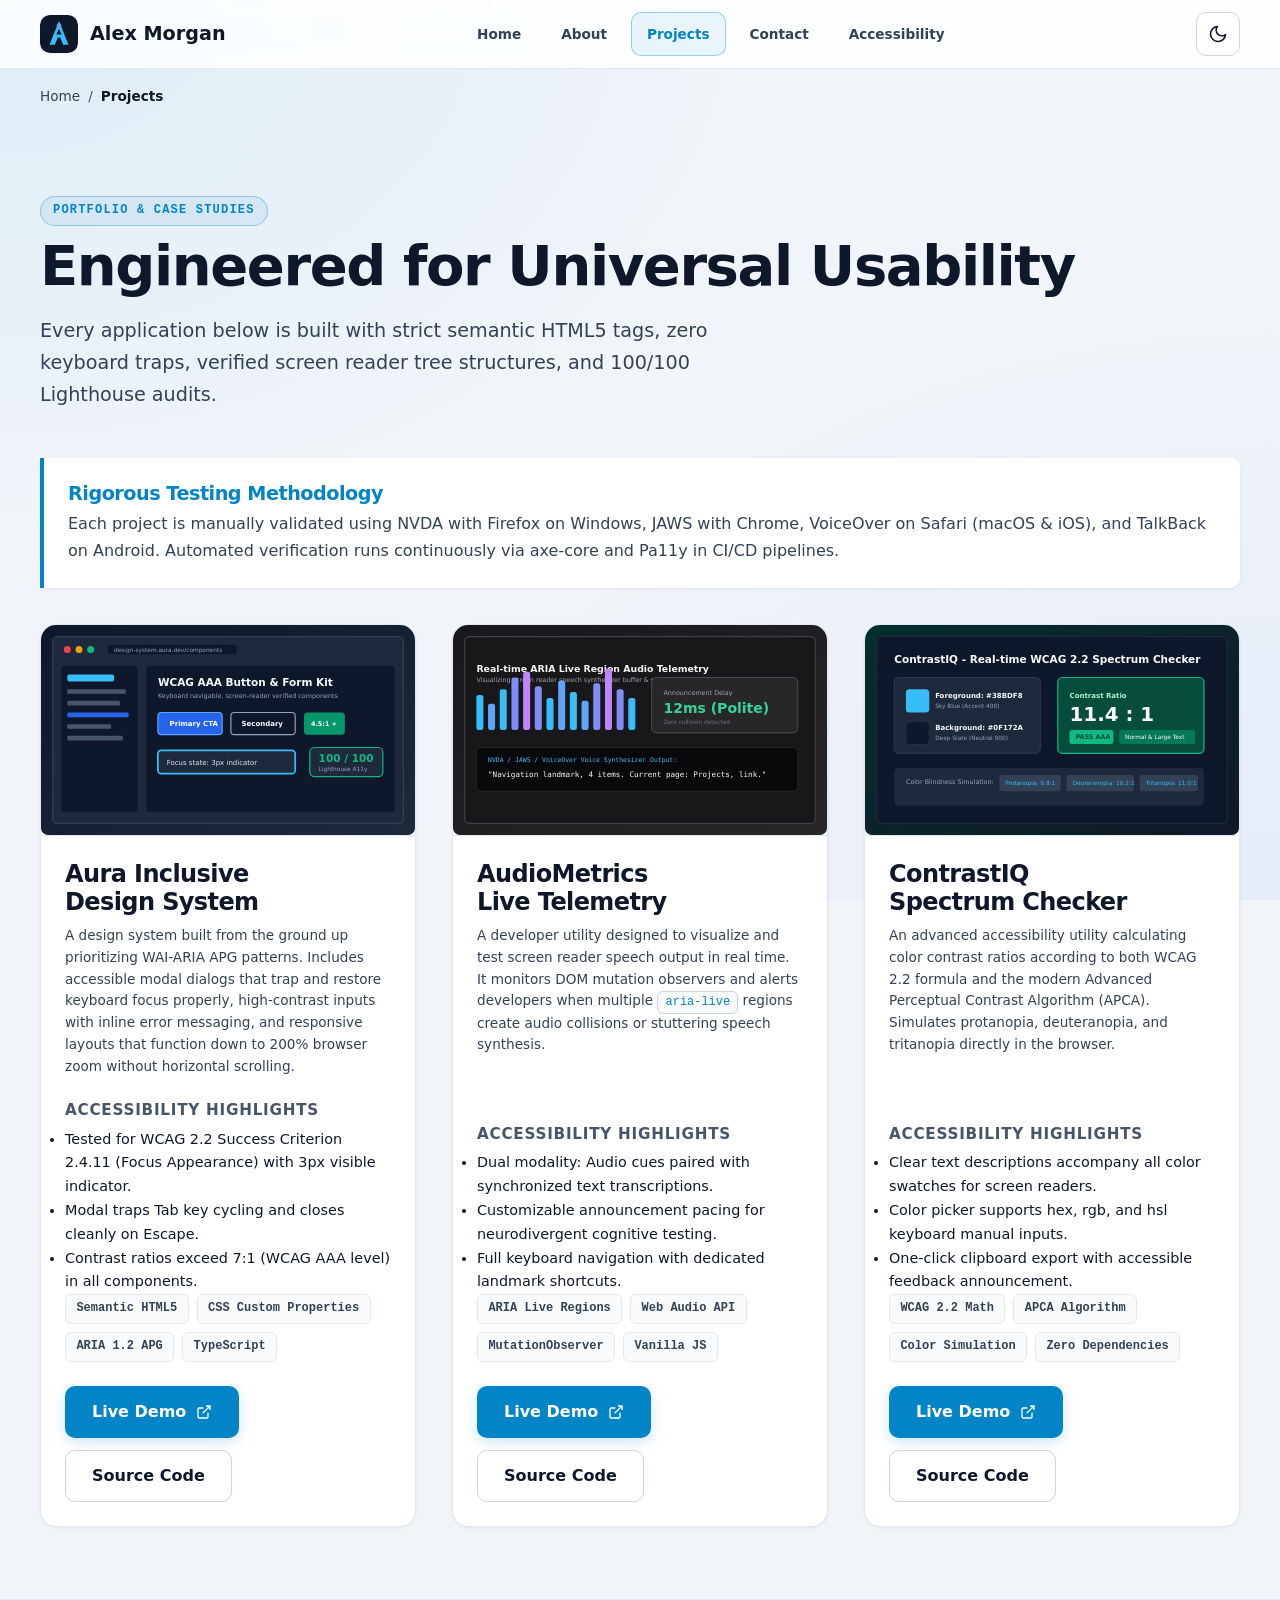
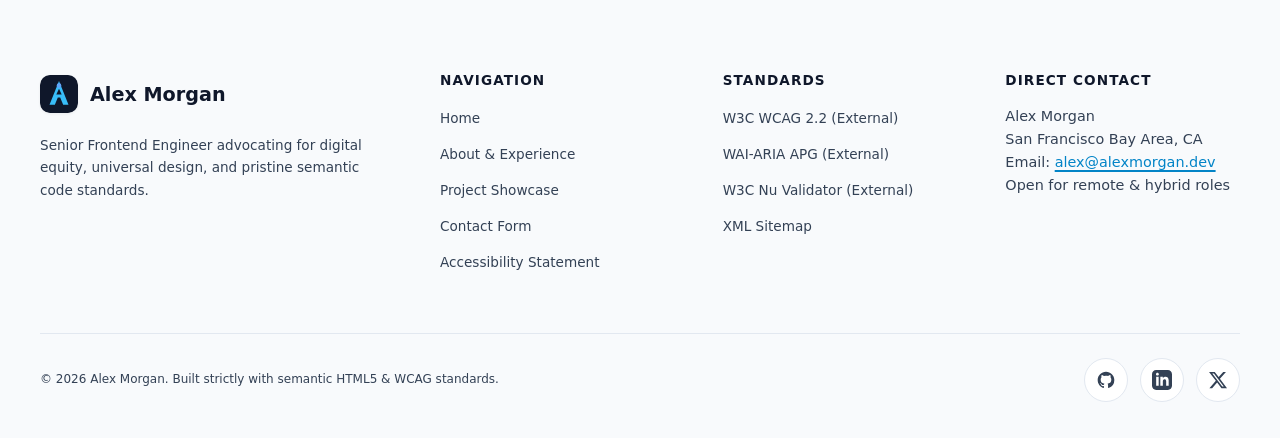
<file: projects.html>
<!DOCTYPE html>
<html lang="en">
<head>
  <!-- Character Encoding & Responsive Viewport -->
  <meta charset="UTF-8">
  <meta name="viewport" content="width=device-width, initial-scale=1.0">
  <meta http-equiv="X-UA-Compatible" content="IE=edge">

  <!-- Primary SEO Metadata -->
  <title>Projects Showcase | Alex Morgan - Accessible Frontend Engineering</title>
  <meta name="title" content="Projects Showcase | Alex Morgan - Accessible Frontend Engineering">
  <meta name="description" content="Explore accessible web applications, design systems, and developer tools built with semantic HTML5, WCAG 2.2 compliance, and WAI-ARIA APG patterns.">
  <meta name="keywords" content="Accessibility Projects, Semantic HTML5 Portfolio, WCAG 2.2 Case Studies, Design Systems, WAI-ARIA, Accessible Form UI">
  <meta name="author" content="Alex Morgan">
  <meta name="robots" content="index, follow">
  <link rel="canonical" href="https://alexmorgan.dev/projects.html">

  <!-- Theme Color & Mobile Manifest Support -->
  <meta name="theme-color" content="#0b0f19" media="(prefers-color-scheme: dark)">
  <meta name="theme-color" content="#f8fafc" media="(prefers-color-scheme: light)">
  <link rel="icon" type="image/svg+xml" href="assets/images/favicon.svg">

  <!-- Open Graph Protocol -->
  <meta property="og:type" content="website">
  <meta property="og:url" content="https://alexmorgan.dev/projects.html">
  <meta property="og:site_name" content="Alex Morgan Portfolio">
  <meta property="og:title" content="Projects Showcase | Alex Morgan - Accessible Frontend Engineering">
  <meta property="og:description" content="Case studies of zero-barrier web applications and accessible developer tools scoring 100 on Lighthouse.">
  <meta property="og:image" content="https://alexmorgan.dev/assets/images/og-image.svg">
  <meta property="og:image:alt" content="Project case studies by Alex Morgan">
  <meta property="og:locale" content="en_US">

  <!-- Twitter Card Metadata -->
  <meta name="twitter:card" content="summary_large_image">
  <meta name="twitter:url" content="https://alexmorgan.dev/projects.html">
  <meta name="twitter:title" content="Projects Showcase | Alex Morgan - Accessible Frontend Engineering">
  <meta name="twitter:description" content="Case studies of zero-barrier web applications and accessible developer tools scoring 100 on Lighthouse.">
  <meta name="twitter:image" content="https://alexmorgan.dev/assets/images/og-image.svg">
  <meta name="twitter:creator" content="@alexmorgan_a11y">

  <!-- Core Stylesheet -->
  <link rel="stylesheet" href="css/styles.css">

  <!-- Schema.org JSON-LD Structured Data for Projects Collection -->
  <script type="application/ld+json">
  {
    "@context": "https://schema.org",
    "@type": "CollectionPage",
    "name": "Alex Morgan Accessible Projects Showcase",
    "description": "Showcase of accessible web applications and design systems adhering to WCAG 2.2 standards.",
    "mainEntity": {
      "@type": "ItemList",
      "itemListElement": [
        {
          "@type": "CreativeWork",
          "position": 1,
          "name": "Aura Inclusive Design System",
          "description": "Open-source UI component library adhering to WAI-ARIA Authoring Practices 1.2 and WCAG AAA.",
          "url": "https://alexmorgan.dev/projects.html#aura-design-system"
        },
        {
          "@type": "CreativeWork",
          "position": 2,
          "name": "AudioMetrics Live Telemetry",
          "description": "Real-time speech synthesizer visualizer for screen reader announcements and ARIA live regions.",
          "url": "https://alexmorgan.dev/projects.html#audiometrics-dashboard"
        },
        {
          "@type": "CreativeWork",
          "position": 3,
          "name": "ContrastIQ WCAG 2.2 Analyzer",
          "description": "Real-time color contrast ratio checker supporting APCA and standard color blindness simulations.",
          "url": "https://alexmorgan.dev/projects.html#contrast-iq"
        }
      ]
    }
  }
  </script>
</head>
<body>

  <!-- Accessible Skip Link -->
  <a href="#main-content" class="skip-link">Skip to main content</a>

  <!-- Semantic Site Header Landmark -->
  <header class="site-header">
    <div class="container header-container">
      <a href="index.html" class="brand-link" aria-label="Alex Morgan - Home">
        <img src="assets/images/favicon.svg" alt="" class="brand-logo" width="36" height="36" aria-hidden="true">
        <span>Alex Morgan</span>
      </a>

      <!-- Primary Navigation Landmark -->
      <nav id="primary-nav" class="primary-nav" aria-label="Primary navigation">
        <ul class="nav-list">
          <li>
            <a href="index.html" class="nav-link">Home</a>
          </li>
          <li>
            <a href="about.html" class="nav-link">About</a>
          </li>
          <li>
            <a href="projects.html" class="nav-link" aria-current="page">Projects</a>
          </li>
          <li>
            <a href="contact.html" class="nav-link">Contact</a>
          </li>
          <li>
            <a href="accessibility.html" class="nav-link">Accessibility</a>
          </li>
        </ul>
      </nav>

      <!-- Header Utilities -->
      <div class="nav-group">
        <button id="theme-toggle" class="theme-toggle-btn" type="button" aria-pressed="false" aria-label="Switch to light theme">
          <svg xmlns="http://www.w3.org/2000/svg" width="20" height="20" viewBox="0 0 24 24" fill="none" stroke="currentColor" stroke-width="2" stroke-linecap="round" stroke-linejoin="round" aria-hidden="true" focusable="false">
            <circle cx="12" cy="12" r="5"></circle>
            <line x1="12" y1="1" x2="12" y2="3"></line>
            <line x1="12" y1="21" x2="12" y2="23"></line>
            <line x1="4.22" y1="4.22" x2="5.64" y2="5.64"></line>
            <line x1="18.36" y1="18.36" x2="19.78" y2="19.78"></line>
            <line x1="1" y1="12" x2="3" y2="12"></line>
            <line x1="21" y1="12" x2="23" y2="12"></line>
            <line x1="4.22" y1="19.78" x2="5.64" y2="18.36"></line>
            <line x1="18.36" y1="5.64" x2="19.78" y2="4.22"></line>
          </svg>
          <span class="sr-only">Switch to light theme</span>
        </button>

        <button class="mobile-menu-toggle" type="button" aria-expanded="false" aria-controls="primary-nav" aria-label="Open navigation menu">
          <svg xmlns="http://www.w3.org/2000/svg" width="24" height="24" viewBox="0 0 24 24" fill="none" stroke="currentColor" stroke-width="2" stroke-linecap="round" stroke-linejoin="round" aria-hidden="true" focusable="false">
            <line x1="3" y1="12" x2="21" y2="12"></line>
            <line x1="3" y1="6" x2="21" y2="6"></line>
            <line x1="3" y1="18" x2="21" y2="18"></line>
          </svg>
        </button>
      </div>
    </div>
  </header>

  <!-- Semantic Main Content Landmark -->
  <main id="main-content">
    <div class="container">

      <!-- Breadcrumbs Navigation Landmark -->
      <nav class="breadcrumb-nav" aria-label="Breadcrumb">
        <ol class="breadcrumb-list">
          <li class="breadcrumb-item"><a href="index.html">Home</a></li>
          <li class="breadcrumb-item"><span aria-current="page">Projects</span></li>
        </ol>
      </nav>

      <!-- Projects Header Section -->
      <section class="page-section" aria-labelledby="showcase-heading">
        <div class="section-header">
          <span class="eyebrow">Portfolio &amp; Case Studies</span>
          <h1 id="showcase-heading">Engineered for Universal Usability</h1>
          <p class="section-subtitle">
            Every application below is built with strict semantic HTML5 tags, zero keyboard traps, verified screen reader tree structures, and 100/100 Lighthouse audits.
          </p>
        </div>

        <!-- Semantic Aside on Testing Methodology -->
        <aside class="aside-callout" aria-labelledby="audit-method-heading">
          <h2 id="audit-method-heading" style="font-size: 1.2rem;">Rigorous Testing Methodology</h2>
          <p>
            Each project is manually validated using NVDA with Firefox on Windows, JAWS with Chrome, VoiceOver on Safari (macOS &amp; iOS), and TalkBack on Android. Automated verification runs continuously via axe-core and Pa11y in CI/CD pipelines.
          </p>
        </aside>

        <!-- Projects Grid -->
        <div class="projects-grid">

          <!-- Project Article 1 -->
          <article id="aura-design-system" class="project-card" aria-labelledby="p1-title">
            <div class="project-media">
              <img src="assets/images/project-1.svg" alt="Preview of Aura Design System components showing high-contrast buttons and focus indicators" width="640" height="360" loading="eager">
            </div>
            <div class="project-body">
              <h2 id="p1-title" class="project-title">Aura Inclusive Design System</h2>
              <p class="project-desc">
                A design system built from the ground up prioritizing WAI-ARIA APG patterns. Includes accessible modal dialogs that trap and restore keyboard focus properly, high-contrast inputs with inline error messaging, and responsive layouts that function down to 200% browser zoom without horizontal scrolling.
              </p>
              
              <h3 style="font-size: 0.95rem; text-transform: uppercase; letter-spacing: 0.05em; color: var(--text-muted); margin-bottom: 0.5rem;">Accessibility Highlights</h3>
              <ul style="font-size: 0.9rem; margin-bottom: var(--spacing-md);">
                <li>Tested for WCAG 2.2 Success Criterion 2.4.11 (Focus Appearance) with 3px visible indicator.</li>
                <li>Modal traps Tab key cycling and closes cleanly on Escape.</li>
                <li>Contrast ratios exceed 7:1 (WCAG AAA level) in all components.</li>
              </ul>

              <ul class="tags-list" aria-label="Aura Design System technologies used">
                <li class="tag-badge">Semantic HTML5</li>
                <li class="tag-badge">CSS Custom Properties</li>
                <li class="tag-badge">ARIA 1.2 APG</li>
                <li class="tag-badge">TypeScript</li>
              </ul>

              <div class="project-actions">
                <a href="https://github.com" class="btn btn-primary" target="_blank" rel="noopener noreferrer" aria-label="View live demo of Aura Design System on GitHub (opens in a new tab)">
                  <span>Live Demo</span>
                  <svg xmlns="http://www.w3.org/2000/svg" width="16" height="16" viewBox="0 0 24 24" fill="none" stroke="currentColor" stroke-width="2" aria-hidden="true">
                    <path d="M18 13v6a2 2 0 0 1-2 2H5a2 2 0 0 1-2-2V8a2 2 0 0 1 2-2h6"></path>
                    <polyline points="15 3 21 3 21 9"></polyline>
                    <line x1="10" y1="14" x2="21" y2="3"></line>
                  </svg>
                </a>
                <a href="https://github.com" class="btn btn-secondary" target="_blank" rel="noopener noreferrer" aria-label="View Aura Design System source code on GitHub (opens in a new tab)">Source Code</a>
              </div>
            </div>
          </article>

          <!-- Project Article 2 -->
          <article id="audiometrics-dashboard" class="project-card" aria-labelledby="p2-title">
            <div class="project-media">
              <img src="assets/images/project-2.svg" alt="Telemetry dashboard showing audio wave forms and screen reader speech synthesizer live feedback" width="640" height="360" loading="lazy">
            </div>
            <div class="project-body">
              <h2 id="p2-title" class="project-title">AudioMetrics Live Telemetry</h2>
              <p class="project-desc">
                A developer utility designed to visualize and test screen reader speech output in real time. It monitors DOM mutation observers and alerts developers when multiple <code>aria-live</code> regions create audio collisions or stuttering speech synthesis.
              </p>

              <h3 style="font-size: 0.95rem; text-transform: uppercase; letter-spacing: 0.05em; color: var(--text-muted); margin-bottom: 0.5rem;">Accessibility Highlights</h3>
              <ul style="font-size: 0.9rem; margin-bottom: var(--spacing-md);">
                <li>Dual modality: Audio cues paired with synchronized text transcriptions.</li>
                <li>Customizable announcement pacing for neurodivergent cognitive testing.</li>
                <li>Full keyboard navigation with dedicated landmark shortcuts.</li>
              </ul>

              <ul class="tags-list" aria-label="AudioMetrics technologies used">
                <li class="tag-badge">ARIA Live Regions</li>
                <li class="tag-badge">Web Audio API</li>
                <li class="tag-badge">MutationObserver</li>
                <li class="tag-badge">Vanilla JS</li>
              </ul>

              <div class="project-actions">
                <a href="https://github.com" class="btn btn-primary" target="_blank" rel="noopener noreferrer" aria-label="View live demo of AudioMetrics Live Telemetry (opens in a new tab)">
                  <span>Live Demo</span>
                  <svg xmlns="http://www.w3.org/2000/svg" width="16" height="16" viewBox="0 0 24 24" fill="none" stroke="currentColor" stroke-width="2" aria-hidden="true">
                    <path d="M18 13v6a2 2 0 0 1-2 2H5a2 2 0 0 1-2-2V8a2 2 0 0 1 2-2h6"></path>
                    <polyline points="15 3 21 3 21 9"></polyline>
                    <line x1="10" y1="14" x2="21" y2="3"></line>
                  </svg>
                </a>
                <a href="https://github.com" class="btn btn-secondary" target="_blank" rel="noopener noreferrer" aria-label="View AudioMetrics source code on GitHub (opens in a new tab)">Source Code</a>
              </div>
            </div>
          </article>

          <!-- Project Article 3 -->
          <article id="contrast-iq" class="project-card" aria-labelledby="p3-title">
            <div class="project-media">
              <img src="assets/images/project-3.svg" alt="ContrastIQ WCAG 2.2 color contrast analyzer and simulator showing 11.4 to 1 ratio" width="640" height="360" loading="lazy">
            </div>
            <div class="project-body">
              <h2 id="p3-title" class="project-title">ContrastIQ Spectrum Checker</h2>
              <p class="project-desc">
                An advanced accessibility utility calculating color contrast ratios according to both WCAG 2.2 formula and the modern Advanced Perceptual Contrast Algorithm (APCA). Simulates protanopia, deuteranopia, and tritanopia directly in the browser.
              </p>

              <h3 style="font-size: 0.95rem; text-transform: uppercase; letter-spacing: 0.05em; color: var(--text-muted); margin-bottom: 0.5rem;">Accessibility Highlights</h3>
              <ul style="font-size: 0.9rem; margin-bottom: var(--spacing-md);">
                <li>Clear text descriptions accompany all color swatches for screen readers.</li>
                <li>Color picker supports hex, rgb, and hsl keyboard manual inputs.</li>
                <li>One-click clipboard export with accessible feedback announcement.</li>
              </ul>

              <ul class="tags-list" aria-label="ContrastIQ technologies used">
                <li class="tag-badge">WCAG 2.2 Math</li>
                <li class="tag-badge">APCA Algorithm</li>
                <li class="tag-badge">Color Simulation</li>
                <li class="tag-badge">Zero Dependencies</li>
              </ul>

              <div class="project-actions">
                <a href="https://github.com" class="btn btn-primary" target="_blank" rel="noopener noreferrer" aria-label="View live demo of ContrastIQ Spectrum Checker (opens in a new tab)">
                  <span>Live Demo</span>
                  <svg xmlns="http://www.w3.org/2000/svg" width="16" height="16" viewBox="0 0 24 24" fill="none" stroke="currentColor" stroke-width="2" aria-hidden="true">
                    <path d="M18 13v6a2 2 0 0 1-2 2H5a2 2 0 0 1-2-2V8a2 2 0 0 1 2-2h6"></path>
                    <polyline points="15 3 21 3 21 9"></polyline>
                    <line x1="10" y1="14" x2="21" y2="3"></line>
                  </svg>
                </a>
                <a href="https://github.com" class="btn btn-secondary" target="_blank" rel="noopener noreferrer" aria-label="View ContrastIQ source code on GitHub (opens in a new tab)">Source Code</a>
              </div>
            </div>
          </article>

        </div>
      </section>

    </div>
  </main>

  <!-- Semantic Footer Landmark -->
  <footer class="site-footer">
    <div class="container">
      <div class="footer-grid">
        <div class="footer-brand">
          <a href="index.html" class="brand-link" aria-label="Alex Morgan - Home">
            <img src="assets/images/favicon.svg" alt="" class="brand-logo" width="32" height="32" aria-hidden="true">
            <span>Alex Morgan</span>
          </a>
          <p>
            Senior Frontend Engineer advocating for digital equity, universal design, and pristine semantic code standards.
          </p>
        </div>

        <div>
          <h2 class="footer-heading">Navigation</h2>
          <ul class="footer-links">
            <li><a href="index.html">Home</a></li>
            <li><a href="about.html">About &amp; Experience</a></li>
            <li><a href="projects.html">Project Showcase</a></li>
            <li><a href="contact.html">Contact Form</a></li>
            <li><a href="accessibility.html">Accessibility Statement</a></li>
          </ul>
        </div>

        <div>
          <h2 class="footer-heading">Standards</h2>
          <ul class="footer-links">
            <li><a href="https://www.w3.org/WAI/standards-guidelines/wcag/" target="_blank" rel="noopener noreferrer">W3C WCAG 2.2 (External)</a></li>
            <li><a href="https://www.w3.org/WAI/ARIA/apg/" target="_blank" rel="noopener noreferrer">WAI-ARIA APG (External)</a></li>
            <li><a href="https://validator.w3.org/nu/" target="_blank" rel="noopener noreferrer">W3C Nu Validator (External)</a></li>
            <li><a href="sitemap.xml">XML Sitemap</a></li>
          </ul>
        </div>

        <div>
          <h2 class="footer-heading">Direct Contact</h2>
          <address style="font-style: normal; font-size: 0.9rem; color: var(--text-secondary); line-height: 1.6;">
            Alex Morgan<br>
            San Francisco Bay Area, CA<br>
            Email: <a href="mailto:alex@alexmorgan.dev">alex@alexmorgan.dev</a><br>
            Open for remote &amp; hybrid roles
          </address>
        </div>
      </div>

      <div class="footer-bottom">
        <div>
          <p>&copy; <time id="current-year" datetime="2026">2026</time> Alex Morgan. Built strictly with semantic HTML5 &amp; WCAG standards.</p>
        </div>

        <ul class="footer-social-links" aria-label="Social media profiles">
          <li>
            <a href="https://github.com" class="social-link" aria-label="Alex Morgan on GitHub (opens in a new tab)" target="_blank" rel="noopener noreferrer">
              <svg xmlns="http://www.w3.org/2000/svg" width="20" height="20" viewBox="0 0 24 24" fill="currentColor" aria-hidden="true">
                <path fill-rule="evenodd" clip-rule="evenodd" d="M12 2C6.477 2 2 6.484 2 12.017c0 4.425 2.865 8.18 6.839 9.504.5.092.682-.217.682-.483 0-.237-.008-.868-.013-1.703-2.782.605-3.369-1.343-3.369-1.343-.454-1.158-1.11-1.466-1.11-1.466-.908-.62.069-.608.069-.608 1.003.07 1.53 1.032 1.53 1.032.892 1.53 2.341 1.088 2.91.832.092-.647.35-1.088.636-1.338-2.22-.253-4.555-1.113-4.555-4.951 0-1.093.39-1.988 1.029-2.688-.103-.253-.446-1.272.098-2.65 0 0 .84-.27 2.75 1.026A9.564 9.564 0 0112 6.844c.85.004 1.705.115 2.504.337 1.909-1.296 2.747-1.027 2.747-1.027.546 1.379.202 2.398.1 2.651.64.7 1.028 1.595 1.028 2.688 0 3.848-2.339 4.695-4.566 4.943.359.309.678.92.678 1.855 0 1.338-.012 2.419-.012 2.747 0 .268.18.58.688.482A10.019 10.019 0 0022 12.017C22 6.484 17.522 2 12 2z"></path>
              </svg>
            </a>
          </li>
          <li>
            <a href="https://linkedin.com" class="social-link" aria-label="Alex Morgan on LinkedIn (opens in a new tab)" target="_blank" rel="noopener noreferrer">
              <svg xmlns="http://www.w3.org/2000/svg" width="20" height="20" viewBox="0 0 24 24" fill="currentColor" aria-hidden="true">
                <path d="M19 0h-14c-2.761 0-5 2.239-5 5v14c0 2.761 2.239 5 5 5h14c2.762 0 5-2.239 5-5v-14c0-2.761-2.238-5-5-5zm-11 19h-3v-11h3v11zm-1.5-12.268c-.966 0-1.75-.79-1.75-1.764s.784-1.764 1.75-1.764 1.75.79 1.75 1.764-.783 1.764-1.75 1.764zm13.5 12.268h-3v-5.604c0-3.368-4-3.113-4 0v5.604h-3v-11h3v1.765c1.396-2.586 7-2.777 7 2.476v6.759z"/>
              </svg>
            </a>
          </li>
          <li>
            <a href="https://twitter.com" class="social-link" aria-label="Alex Morgan on X / Twitter (opens in a new tab)" target="_blank" rel="noopener noreferrer">
              <svg xmlns="http://www.w3.org/2000/svg" width="20" height="20" viewBox="0 0 24 24" fill="currentColor" aria-hidden="true">
                <path d="M18.244 2.25h3.308l-7.227 8.26 8.502 11.24H16.17l-5.214-6.817L4.99 21.75H1.68l7.73-8.835L1.254 2.25H8.08l4.713 6.231zm-1.161 17.52h1.833L7.084 4.126H5.117z"/>
              </svg>
            </a>
          </li>
        </ul>
      </div>
    </div>
  </footer>

  <!-- Scripts -->
  <script src="js/main.js"></script>
</body>
</html>
</file>
<file: css/styles.css>
/* ==========================================================================
   ADVANCED CSS3 & MOBILE-FIRST RESPONSIVE ARCHITECTURE
   Portfolio Website - Conforming to WCAG 2.2 AA / AAA & Modern Web Standards
   Features:
   - Dynamic CSS Custom Property Token System (Light/Dark Mode with Ambient Glow)
   - Mobile-First Progressive Enhancement Breakpoints (min-width: 640px, 768px, 1024px, 1280px)
   - Complex 2D CSS Grid Layouts (Bento-style metrics, responsive project galleries)
   - Localized Component Alignment with Flexbox
   - Fluid Clamp Typography & Spatial Scaling
   - Glassmorphism & Micro-Interactions with Full Accessibility Parity
   ========================================================================== */

/* --------------------------------------------------------------------------
   1. Dynamic CSS Custom Properties (Theme Design Tokens)
   -------------------------------------------------------------------------- */
:root {
  /* HSL Color Primitives */
  --hue-primary: 199;        /* Sky Blue */
  --hue-secondary: 224;      /* Deep Slate */
  --hue-accent: 160;         /* Emerald Success */
  --hue-danger: 0;           /* Ruby Red */

  /* Dark Theme Tokens (Default) */
  --bg-canvas: #070a13;
  --bg-primary: #0b1120;
  --bg-secondary: #0f172a;
  --bg-surface: #131c31;
  --bg-surface-elevated: #1a2642;
  --bg-surface-hover: #1e2c4d;
  
  --bg-glass: rgba(15, 23, 42, 0.78);
  --bg-glass-elevated: rgba(19, 28, 49, 0.85);

  --text-primary: #f8fafc;
  --text-secondary: #94a3b8;
  --text-muted: #64748b;
  --text-inverse: #070a13;

  --accent-primary: #38bdf8;
  --accent-hover: #7dd3fc;
  --accent-active: #0284c7;
  --accent-subtle: rgba(56, 189, 248, 0.12);
  --accent-glow: rgba(56, 189, 248, 0.25);

  --border-subtle: rgba(255, 255, 255, 0.08);
  --border-medium: rgba(255, 255, 255, 0.14);
  --border-strong: rgba(255, 255, 255, 0.24);
  --border-accent: rgba(56, 189, 248, 0.4);

  --focus-ring: #38bdf8;
  --focus-ring-offset: #070a13;

  --color-error: #f87171;
  --color-error-bg: rgba(239, 68, 68, 0.12);
  --color-error-border: #ef4444;
  --color-success: #34d399;
  --color-success-bg: rgba(16, 185, 129, 0.12);
  --color-success-border: #10b981;

  /* Fluid Spacing Scale (Mobile-First via Clamp) */
  --space-2xs: clamp(0.25rem, 0.5vw, 0.375rem);
  --space-xs:  clamp(0.5rem, 1vw, 0.75rem);
  --space-sm:  clamp(0.75rem, 1.5vw, 1rem);
  --space-md:  clamp(1rem, 2vw, 1.5rem);
  --space-lg:  clamp(1.5rem, 3vw, 2.25rem);
  --space-xl:  clamp(2rem, 4vw, 3rem);
  --space-2xl: clamp(3rem, 6vw, 4.5rem);
  --space-3xl: clamp(4rem, 8vw, 6rem);

  /* Fluid Typography Scale */
  --font-sans: system-ui, -apple-system, BlinkMacSystemFont, "Segoe UI", Roboto, "Helvetica Neue", Arial, sans-serif;
  --font-mono: ui-monospace, SFMono-Regular, Menlo, Monaco, Consolas, "Liberation Mono", "Courier New", monospace;

  --text-xs:   clamp(0.75rem, 0.8vw, 0.825rem);
  --text-sm:   clamp(0.85rem, 0.9vw, 0.925rem);
  --text-base: clamp(1rem, 1vw + 0.1rem, 1.075rem);
  --text-lg:   clamp(1.125rem, 1.5vw, 1.25rem);
  --text-xl:   clamp(1.25rem, 2vw, 1.5rem);
  --text-2xl:  clamp(1.5rem, 2.8vw, 2rem);
  --text-3xl:  clamp(1.85rem, 3.8vw, 2.75rem);
  --text-4xl:  clamp(2.25rem, 5vw, 3.5rem);

  /* Layout Constrains */
  --max-width-content: 75rem;     /* 1200px */
  --header-height: 4.25rem;
  
  --radius-sm: 0.375rem;
  --radius-md: 0.625rem;
  --radius-lg: 1rem;
  --radius-xl: 1.5rem;
  --radius-full: 9999px;

  /* Sophisticated Shadow Hierarchy */
  --shadow-sm: 0 1px 3px 0 rgba(0, 0, 0, 0.35);
  --shadow-md: 0 4px 12px -2px rgba(0, 0, 0, 0.45), 0 2px 6px -1px rgba(0, 0, 0, 0.3);
  --shadow-lg: 0 12px 28px -4px rgba(0, 0, 0, 0.55), 0 6px 14px -2px rgba(0, 0, 0, 0.4);
  --shadow-glow: 0 0 35px -5px var(--accent-glow);

  /* Micro-Interaction Transitions */
  --transition-fast: 150ms cubic-bezier(0.4, 0, 0.2, 1);
  --transition-normal: 250ms cubic-bezier(0.4, 0, 0.2, 1);
  --transition-bounce: 350ms cubic-bezier(0.34, 1.56, 0.64, 1);
}

/* Light Theme Tokens */
[data-theme="light"] {
  --bg-canvas: #f1f5f9;
  --bg-primary: #ffffff;
  --bg-secondary: #f8fafc;
  --bg-surface: #ffffff;
  --bg-surface-elevated: #f8fafc;
  --bg-surface-hover: #f1f5f9;

  --bg-glass: rgba(255, 255, 255, 0.85);
  --bg-glass-elevated: rgba(248, 250, 252, 0.92);

  --text-primary: #0f172a;        /* Contrast > 16:1 */
  --text-secondary: #334155;      /* Contrast > 7:1 */
  --text-muted: #475569;          /* Contrast > 5.5:1 */
  --text-inverse: #ffffff;

  --accent-primary: #0284c7;      /* Contrast > 5.8:1 */
  --accent-hover: #0369a1;
  --accent-active: #075985;
  --accent-subtle: rgba(2, 132, 199, 0.08);
  --accent-glow: rgba(2, 132, 199, 0.2);

  --border-subtle: #e2e8f0;
  --border-medium: #cbd5e1;
  --border-strong: #94a3b8;
  --border-accent: rgba(2, 132, 199, 0.35);

  --focus-ring: #0284c7;
  --focus-ring-offset: #ffffff;

  --color-error: #991b1b;
  --color-error-bg: #fef2f2;
  --color-error-border: #dc2626;
  --color-success: #166534;
  --color-success-bg: #f0fdf4;
  --color-success-border: #15803d;

  --shadow-sm: 0 1px 3px 0 rgba(0, 0, 0, 0.06);
  --shadow-md: 0 4px 12px -2px rgba(0, 0, 0, 0.08), 0 2px 6px -1px rgba(0, 0, 0, 0.04);
  --shadow-lg: 0 12px 28px -4px rgba(0, 0, 0, 0.12), 0 4px 10px -2px rgba(0, 0, 0, 0.05);
  --shadow-glow: 0 0 25px -4px rgba(2, 132, 199, 0.15);
}

/* --------------------------------------------------------------------------
   2. Reset & Universal Defaults
   -------------------------------------------------------------------------- */
*, *::before, *::after {
  box-sizing: border-box;
  margin: 0;
  padding: 0;
}

html {
  font-size: 100%;
  scroll-behavior: smooth;
  text-size-adjust: 100%;
  color-scheme: dark light;
}

body {
  font-family: var(--font-sans);
  font-size: var(--text-base);
  line-height: 1.65;
  color: var(--text-primary);
  background-color: var(--bg-canvas);
  background-image: 
    radial-gradient(at 0% 0%, var(--accent-subtle) 0px, transparent 45%),
    radial-gradient(at 100% 100%, rgba(37, 99, 235, 0.06) 0px, transparent 50%);
  background-attachment: fixed;
  min-height: 100vh;
  display: flex;
  flex-direction: column;
  transition: background-color var(--transition-normal), color var(--transition-normal);
  -webkit-font-smoothing: antialiased;
  -moz-osx-font-smoothing: grayscale;
}

/* --------------------------------------------------------------------------
   3. Accessible Focus Indicators (WCAG 2.4.7, 2.4.11, 2.4.13)
   -------------------------------------------------------------------------- */
:focus {
  outline: none;
}

:focus-visible {
  outline: 3px solid var(--focus-ring);
  outline-offset: 3px;
  border-radius: var(--radius-sm);
  transition: outline-offset var(--transition-fast);
}

@media (forced-colors: active) {
  :focus-visible {
    outline: 3px solid Highlight;
    outline-offset: 3px;
  }
}

/* --------------------------------------------------------------------------
   4. Skip Link Landmark Navigation
   -------------------------------------------------------------------------- */
.skip-link {
  position: absolute;
  top: 1rem;
  left: 1rem;
  z-index: 10000;
  padding: 0.75rem 1.5rem;
  background-color: var(--accent-primary);
  color: var(--text-inverse);
  font-weight: 700;
  font-size: 1rem;
  text-decoration: none;
  border-radius: var(--radius-md);
  box-shadow: var(--shadow-lg);
  transform: translateY(-200%);
  transition: transform var(--transition-fast);
}

.skip-link:focus {
  transform: translateY(0);
  outline: 3px solid #ffffff;
  outline-offset: 2px;
}

/* --------------------------------------------------------------------------
   5. Screen Reader Utility Class (WCAG 4.1.2)
   -------------------------------------------------------------------------- */
.sr-only,
.visually-hidden {
  position: absolute !important;
  width: 1px !important;
  height: 1px !important;
  padding: 0 !important;
  margin: -1px !important;
  overflow: hidden !important;
  clip: rect(0, 0, 0, 0) !important;
  white-space: nowrap !important;
  border: 0 !important;
}

/* --------------------------------------------------------------------------
   6. Typography Hierarchy & Elements
   -------------------------------------------------------------------------- */
h1, h2, h3, h4, h5, h6 {
  line-height: 1.2;
  color: var(--text-primary);
  font-weight: 800;
  letter-spacing: -0.025em;
  text-wrap: balance;
}

h1 {
  font-size: var(--text-4xl);
  margin-bottom: var(--space-sm);
}

h2 {
  font-size: var(--text-3xl);
  margin-bottom: var(--space-sm);
}

h3 {
  font-size: var(--text-xl);
  margin-bottom: var(--space-2xs);
}

p {
  margin-bottom: var(--space-sm);
  color: var(--text-secondary);
}

p:last-child {
  margin-bottom: 0;
}

a {
  color: var(--accent-primary);
  text-decoration: underline;
  text-decoration-thickness: 1.5px;
  text-underline-offset: 3px;
  transition: color var(--transition-fast), text-decoration-thickness var(--transition-fast);
}

a:hover {
  color: var(--accent-hover);
  text-decoration-thickness: 2.5px;
}

mark {
  background: var(--accent-subtle);
  color: var(--accent-primary);
  padding: 0.1em 0.35em;
  border-radius: var(--radius-sm);
  border: 1px solid var(--border-accent);
}

code, kbd {
  font-family: var(--font-mono);
  font-size: 0.88em;
  background-color: var(--bg-surface-elevated);
  padding: 0.2rem 0.45rem;
  border-radius: var(--radius-sm);
  border: 1px solid var(--border-medium);
  color: var(--accent-primary);
}

img, svg {
  display: block;
  max-width: 100%;
  height: auto;
}

/* --------------------------------------------------------------------------
   7. Layout Architecture: Container & Header Landmark
   -------------------------------------------------------------------------- */
.container {
  width: 100%;
  max-width: var(--max-width-content);
  margin-inline: auto;
  padding-inline: var(--space-md);
}

/* Glassmorphism Header */
.site-header {
  position: sticky;
  top: 0;
  z-index: 1000;
  background-color: var(--bg-glass);
  backdrop-filter: blur(16px) saturate(180%);
  -webkit-backdrop-filter: blur(16px) saturate(180%);
  border-bottom: 1px solid var(--border-subtle);
  transition: background-color var(--transition-normal), border-color var(--transition-normal);
}

.header-container {
  display: flex;
  align-items: center;
  justify-content: space-between;
  height: var(--header-height);
}

.brand-link {
  display: inline-flex;
  align-items: center;
  gap: 0.75rem;
  text-decoration: none;
  font-weight: 800;
  font-size: var(--text-lg);
  color: var(--text-primary);
  min-height: 44px; /* Accessible Touch Target */
  transition: opacity var(--transition-fast);
}

.brand-link:hover {
  opacity: 0.85;
  text-decoration: none;
}

.brand-logo {
  width: 38px;
  height: 38px;
  border-radius: var(--radius-md);
  box-shadow: var(--shadow-sm);
}

/* Navigation Group & List */
.nav-group {
  display: flex;
  align-items: center;
  gap: var(--space-sm);
}

.primary-nav {
  display: none; /* Mobile-first hidden; revealed via mobile toggle or min-width query */
}

.nav-list {
  display: flex;
  flex-direction: column;
  list-style: none;
  gap: 0.5rem;
  padding: 0;
  margin: 0;
}

.nav-link {
  display: inline-flex;
  align-items: center;
  padding: 0.625rem 1rem;
  color: var(--text-secondary);
  text-decoration: none;
  font-weight: 600;
  font-size: var(--text-sm);
  border-radius: var(--radius-md);
  min-height: 44px;
  transition: all var(--transition-fast);
}

.nav-link:hover {
  color: var(--text-primary);
  background-color: var(--bg-surface-elevated);
  text-decoration: none;
}

.nav-link[aria-current="page"] {
  color: var(--accent-primary);
  background-color: var(--accent-subtle);
  box-shadow: inset 0 0 0 1px var(--border-accent);
}

/* Header Action Buttons */
.theme-toggle-btn,
.mobile-menu-toggle {
  background: var(--bg-surface);
  color: var(--text-primary);
  border: 1px solid var(--border-medium);
  border-radius: var(--radius-md);
  padding: 0.5rem;
  min-width: 44px;
  min-height: 44px;
  cursor: pointer;
  display: inline-flex;
  align-items: center;
  justify-content: center;
  transition: background-color var(--transition-fast), border-color var(--transition-fast), transform var(--transition-fast);
}

.theme-toggle-btn:hover,
.mobile-menu-toggle:hover {
  background-color: var(--bg-surface-hover);
  border-color: var(--accent-primary);
  transform: translateY(-1px);
}

/* Mobile Menu Open State */
.primary-nav.is-open {
  display: block;
  position: fixed;
  top: var(--header-height);
  left: 0;
  right: 0;
  background-color: var(--bg-glass-elevated);
  backdrop-filter: blur(20px);
  -webkit-backdrop-filter: blur(20px);
  border-bottom: 1px solid var(--border-medium);
  padding: var(--space-md);
  box-shadow: var(--shadow-lg);
  z-index: 999;
}

/* --------------------------------------------------------------------------
   8. Main Content & Section Architecture
   -------------------------------------------------------------------------- */
main {
  flex: 1 0 auto;
}

.page-section {
  padding-block: var(--space-2xl);
  border-bottom: 1px solid var(--border-subtle);
  position: relative;
}

.page-section:last-of-type {
  border-bottom: none;
}

.section-header {
  margin-bottom: var(--space-xl);
  text-align: left;
}

.section-subtitle {
  font-size: var(--text-lg);
  color: var(--text-secondary);
  max-width: 44rem;
  margin-top: 0.5rem;
}

.eyebrow {
  display: inline-flex;
  align-items: center;
  gap: 0.5rem;
  font-family: var(--font-mono);
  font-size: var(--text-xs);
  font-weight: 700;
  text-transform: uppercase;
  letter-spacing: 0.1em;
  color: var(--accent-primary);
  margin-bottom: var(--space-2xs);
  background: var(--accent-subtle);
  padding: 0.25rem 0.75rem;
  border-radius: var(--radius-full);
  border: 1px solid var(--border-accent);
}

/* --------------------------------------------------------------------------
   9. Component Styles: Buttons, Badges & Groups
   -------------------------------------------------------------------------- */
.btn {
  display: inline-flex;
  align-items: center;
  justify-content: center;
  gap: 0.625rem;
  padding: 0.75rem 1.625rem;
  font-size: var(--text-base);
  font-weight: 600;
  text-decoration: none;
  border-radius: var(--radius-md);
  border: 1.5px solid transparent;
  cursor: pointer;
  min-height: 48px; /* Accessible 44px+ touch target */
  transition: all var(--transition-normal);
  white-space: nowrap;
}

.btn-primary {
  background-color: var(--accent-primary);
  color: var(--text-inverse);
  box-shadow: 0 4px 14px 0 var(--accent-glow);
}

.btn-primary:hover {
  background-color: var(--accent-hover);
  color: var(--text-inverse);
  text-decoration: none;
  transform: translateY(-2px);
  box-shadow: 0 6px 20px 0 var(--accent-glow);
}

.btn-secondary {
  background-color: var(--bg-surface);
  color: var(--text-primary);
  border-color: var(--border-medium);
}

.btn-secondary:hover {
  background-color: var(--bg-surface-hover);
  border-color: var(--accent-primary);
  color: var(--accent-primary);
  text-decoration: none;
  transform: translateY(-2px);
}

.btn-group {
  display: flex;
  flex-direction: column;
  gap: var(--space-sm);
  margin-top: var(--space-md);
}

.btn-group-center {
  justify-content: center;
}

.section-cta-wrap {
  margin-top: var(--space-2xl);
  text-align: center;
}

.cta-container {
  text-align: center;
  max-width: 48rem;
}

/* --------------------------------------------------------------------------
   10. Complex 2D CSS Grid Layouts
   -------------------------------------------------------------------------- */

/* Hero Section Grid (Mobile: 1 column, Desktop: 2 columns) */
.hero-grid {
  display: grid;
  grid-template-columns: 1fr;
  align-items: center;
  gap: var(--space-xl);
  padding-block: var(--space-lg);
}

.hero-avatar-wrapper {
  display: flex;
  justify-content: center;
  align-items: center;
  position: relative;
}

.hero-avatar-wrapper::before {
  content: "";
  position: absolute;
  width: 85%;
  height: 85%;
  border-radius: var(--radius-full);
  background: radial-gradient(circle, var(--accent-glow) 0%, transparent 70%);
  filter: blur(25px);
  z-index: 0;
}

.hero-avatar {
  position: relative;
  z-index: 1;
  width: 100%;
  max-width: 320px;
  height: auto;
  border-radius: var(--radius-full);
  box-shadow: var(--shadow-lg);
  border: 4px solid var(--border-medium);
}

/* Bento Metrics Grid */
.metrics-strip {
  display: grid;
  grid-template-columns: 1fr;
  gap: var(--space-md);
  margin-top: var(--space-lg);
}

.metric-card {
  background: var(--bg-surface);
  border: 1px solid var(--border-subtle);
  border-radius: var(--radius-lg);
  padding: var(--space-md);
  box-shadow: var(--shadow-sm);
  transition: transform var(--transition-normal), border-color var(--transition-normal), box-shadow var(--transition-normal);
  position: relative;
  overflow: hidden;
}

.metric-card::before {
  content: "";
  position: absolute;
  top: 0;
  left: 0;
  width: 100%;
  height: 3px;
  background: linear-gradient(90deg, transparent, var(--accent-primary), transparent);
  opacity: 0;
  transition: opacity var(--transition-normal);
}

.metric-card:hover {
  transform: translateY(-4px);
  border-color: var(--border-accent);
  box-shadow: var(--shadow-md);
}

.metric-card:hover::before {
  opacity: 1;
}

.metric-value {
  font-size: var(--text-3xl);
  font-weight: 800;
  color: var(--accent-primary);
  line-height: 1.1;
  margin-bottom: var(--space-2xs);
  font-feature-settings: "tnum";
}

.metric-label {
  font-weight: 700;
  font-size: var(--text-base);
  color: var(--text-primary);
  margin-bottom: var(--space-2xs);
}

.metric-desc {
  font-size: var(--text-sm);
  color: var(--text-secondary);
  line-height: 1.5;
}

/* Projects Showcase Grid (Auto-Fit 2D Architecture) */
.projects-grid {
  display: grid;
  grid-template-columns: 1fr;
  gap: var(--space-lg);
}

.project-card {
  background: var(--bg-surface);
  border: 1px solid var(--border-subtle);
  border-radius: var(--radius-lg);
  overflow: hidden;
  display: flex;
  flex-direction: column;
  transition: transform var(--transition-normal), border-color var(--transition-normal), box-shadow var(--transition-normal);
  box-shadow: var(--shadow-sm);
}

.project-card:hover {
  transform: translateY(-6px);
  border-color: var(--border-accent);
  box-shadow: var(--shadow-lg), var(--shadow-glow);
}

.project-media {
  background-color: var(--bg-primary);
  aspect-ratio: 16 / 9;
  overflow: hidden;
  border-bottom: 1px solid var(--border-subtle);
  position: relative;
}

.project-media img {
  width: 100%;
  height: 100%;
  object-fit: cover;
  transition: transform var(--transition-normal);
}

.project-card:hover .project-media img {
  transform: scale(1.02);
}

.project-body {
  padding: var(--space-md);
  display: flex;
  flex-direction: column;
  flex: 1;
}

.project-title {
  font-size: var(--text-xl);
  margin-bottom: 0.5rem;
}

.project-title a {
  color: var(--text-primary);
  text-decoration: none;
}

.project-title a:hover {
  color: var(--accent-primary);
}

.project-desc {
  font-size: var(--text-sm);
  color: var(--text-secondary);
  flex: 1;
  margin-bottom: var(--space-md);
  line-height: 1.6;
}

/* Tag Badges (Flexbox Localized Alignment) */
.tags-list {
  display: flex;
  flex-wrap: wrap;
  gap: 0.5rem;
  list-style: none;
  padding: 0;
  margin: 0 0 var(--space-md) 0;
}

.tag-badge {
  font-family: var(--font-mono);
  font-size: var(--text-xs);
  font-weight: 600;
  padding: 0.25rem 0.65rem;
  background-color: var(--bg-surface-elevated);
  color: var(--text-secondary);
  border-radius: var(--radius-sm);
  border: 1px solid var(--border-subtle);
}

.project-actions {
  display: flex;
  flex-wrap: wrap;
  gap: 0.75rem;
  margin-top: auto;
  align-items: center;
}

/* Skills 2D Grid */
.skills-grid {
  display: grid;
  grid-template-columns: 1fr;
  gap: var(--space-md);
}

.skill-category {
  background: var(--bg-surface);
  border: 1px solid var(--border-subtle);
  border-radius: var(--radius-lg);
  padding: var(--space-md);
  box-shadow: var(--shadow-sm);
}

.skill-category h3 {
  display: flex;
  align-items: center;
  gap: 0.625rem;
  color: var(--accent-primary);
  font-size: var(--text-lg);
}

.skill-list {
  list-style: none;
  padding: 0;
  margin-top: var(--space-sm);
}

.skill-item {
  display: flex;
  justify-content: space-between;
  align-items: center;
  padding-block: 0.6rem;
  border-bottom: 1px solid var(--border-subtle);
  color: var(--text-secondary);
  font-size: var(--text-sm);
}

.skill-item:last-child {
  border-bottom: none;
}

.skill-status {
  font-weight: 600;
  color: var(--color-success);
}

/* About Page 2D Grid Architecture */
.about-grid {
  display: grid;
  grid-template-columns: 1fr;
  gap: var(--space-lg);
  align-items: start;
}

.experience-timeline {
  display: flex;
  flex-direction: column;
  gap: var(--space-lg);
}

.timeline-header {
  display: flex;
  flex-direction: column;
  gap: 0.25rem;
  margin-bottom: 0.5rem;
}

/* Semantic Aside / Highlight Callout */
.aside-callout {
  background: var(--bg-surface);
  border-left: 4px solid var(--accent-primary);
  border-radius: 0 var(--radius-md) var(--radius-md) 0;
  padding: var(--space-md);
  margin-block: var(--space-lg);
  box-shadow: var(--shadow-sm);
}

.aside-callout h2,
.aside-callout h3 {
  font-size: var(--text-lg);
  color: var(--accent-primary);
  margin-bottom: var(--space-2xs);
}

/* Breadcrumb Navigation */
.breadcrumb-nav {
  margin-block: var(--space-sm);
}

.breadcrumb-list {
  display: flex;
  flex-wrap: wrap;
  align-items: center;
  gap: 0.5rem;
  list-style: none;
  padding: 0;
  margin: 0;
  font-size: var(--text-sm);
}

.breadcrumb-item {
  display: inline-flex;
  align-items: center;
  gap: 0.5rem;
  color: var(--text-muted);
}

.breadcrumb-item::after {
  content: "/";
  color: var(--text-muted);
}

.breadcrumb-item:last-child::after {
  content: "";
}

.breadcrumb-item a {
  color: var(--text-secondary);
  text-decoration: none;
}

.breadcrumb-item a:hover {
  color: var(--accent-primary);
  text-decoration: underline;
}

.breadcrumb-item [aria-current="page"] {
  color: var(--text-primary);
  font-weight: 600;
  text-decoration: none;
}

/* --------------------------------------------------------------------------
   11. Contact Layout & Form Components
   -------------------------------------------------------------------------- */
.contact-layout {
  display: grid;
  grid-template-columns: 1fr;
  gap: var(--space-lg);
  align-items: start;
}

.contact-info-panel,
.form-card {
  background: var(--bg-surface);
  border: 1px solid var(--border-subtle);
  border-radius: var(--radius-lg);
  padding: var(--space-md);
  box-shadow: var(--shadow-md);
}

.contact-methods {
  list-style: none;
  padding: 0;
  margin-top: var(--space-md);
}

.contact-method-item {
  display: flex;
  align-items: flex-start;
  gap: 1rem;
  margin-bottom: var(--space-md);
}

.contact-method-icon {
  flex-shrink: 0;
  width: 24px;
  height: 24px;
  color: var(--accent-primary);
  margin-top: 0.15rem;
}

/* Accessible Form Styling */
.accessible-form {
  display: flex;
  flex-direction: column;
  gap: var(--space-md);
}

fieldset {
  border: 1px solid var(--border-subtle);
  border-radius: var(--radius-md);
  padding: var(--space-md);
  margin: 0;
}

legend {
  font-weight: 700;
  font-size: var(--text-base);
  color: var(--text-primary);
  padding-inline: 0.5rem;
}

.form-group {
  display: flex;
  flex-direction: column;
  gap: 0.35rem;
  margin-bottom: var(--space-sm);
}

.form-group:last-child {
  margin-bottom: 0;
}

.form-label {
  font-weight: 600;
  font-size: var(--text-sm);
  color: var(--text-primary);
  display: flex;
  justify-content: space-between;
  align-items: center;
}

.required-badge {
  color: var(--color-error);
  font-size: var(--text-xs);
  font-weight: 700;
}

.form-help-text {
  font-size: var(--text-xs);
  color: var(--text-muted);
}

/* Interactive Controls */
.form-control {
  width: 100%;
  font-family: inherit;
  font-size: var(--text-base);
  color: var(--text-primary);
  background-color: var(--bg-secondary);
  border: 1.5px solid var(--border-medium);
  border-radius: var(--radius-md);
  padding: 0.75rem 1rem;
  min-height: 48px;
  transition: border-color var(--transition-fast), box-shadow var(--transition-fast);
}

.form-control:hover {
  border-color: var(--border-strong);
}

.form-control:focus {
  border-color: var(--accent-primary);
  outline: 3px solid var(--focus-ring);
  outline-offset: 1px;
}

textarea.form-control {
  min-height: 130px;
  resize: vertical;
}

/* Choice & Radios */
.choice-fieldset {
  border: 1px solid var(--border-subtle);
  border-radius: var(--radius-md);
  padding: var(--space-sm);
  margin-block: var(--space-sm);
}

.choice-legend {
  font-size: var(--text-sm);
  font-weight: 600;
  color: var(--text-primary);
  padding-inline: 0.35rem;
}

.choice-group {
  display: flex;
  flex-direction: column;
  gap: 0.75rem;
  margin-top: 0.5rem;
}

.form-actions-wrap {
  display: flex;
  align-items: center;
  justify-content: space-between;
  flex-wrap: wrap;
  gap: var(--space-sm);
  margin-top: var(--space-sm);
}

.choice-label {
  display: flex;
  align-items: center;
  gap: 0.75rem;
  font-size: var(--text-sm);
  color: var(--text-primary);
  cursor: pointer;
  min-height: 44px;
}

.choice-input {
  width: 1.25rem;
  height: 1.25rem;
  accent-color: var(--accent-primary);
  cursor: pointer;
}

/* Validation Feedback Alert States */
.form-group.has-error .form-control {
  border-color: var(--color-error-border);
  background-color: var(--color-error-bg);
}

.form-group.has-error .form-label {
  color: var(--color-error);
}

.form-error-msg {
  display: none;
  font-size: var(--text-xs);
  font-weight: 600;
  color: var(--color-error);
  align-items: center;
  gap: 0.35rem;
}

.form-group.has-error .form-error-msg {
  display: flex;
}

.alert-box {
  border-radius: var(--radius-md);
  padding: var(--space-sm) var(--space-md);
  margin-bottom: var(--space-md);
  display: none;
}

.alert-error {
  background-color: var(--color-error-bg);
  border: 2px solid var(--color-error-border);
}

.alert-error h2,
.alert-error h3 {
  color: var(--color-error);
  font-size: var(--text-base);
  margin-bottom: 0.5rem;
}

.alert-error ul {
  padding-left: 1.25rem;
  margin-bottom: 0;
}

.alert-error a {
  color: var(--text-primary);
  font-weight: 700;
  text-decoration: underline;
}

.alert-success {
  background-color: var(--color-success-bg);
  border: 2px solid var(--color-success-border);
}

.alert-success h2,
.alert-success h3 {
  color: var(--color-success);
  font-size: var(--text-lg);
  margin-bottom: 0.5rem;
}

/* --------------------------------------------------------------------------
   12. Semantic Footer Landmark
   -------------------------------------------------------------------------- */
.site-footer {
  margin-top: auto;
  background-color: var(--bg-secondary);
  border-top: 1px solid var(--border-subtle);
  padding-block: var(--space-2xl) var(--space-lg);
}

.footer-grid {
  display: grid;
  grid-template-columns: 1fr;
  gap: var(--space-xl);
  margin-bottom: var(--space-xl);
}

.footer-brand p {
  margin-top: 0.75rem;
  font-size: var(--text-sm);
  color: var(--text-secondary);
}

.footer-heading {
  font-size: var(--text-sm);
  font-weight: 700;
  text-transform: uppercase;
  letter-spacing: 0.08em;
  color: var(--text-primary);
  margin-bottom: var(--space-sm);
}

.footer-links {
  list-style: none;
  padding: 0;
  margin: 0;
}

.footer-links li {
  margin-bottom: 0.6rem;
}

.footer-links a {
  color: var(--text-secondary);
  text-decoration: none;
  font-size: var(--text-sm);
  display: inline-block;
  min-height: 24px;
}

.footer-links a:hover {
  color: var(--accent-primary);
  text-decoration: underline;
}

.footer-bottom {
  display: flex;
  flex-direction: column;
  align-items: flex-start;
  gap: 1rem;
  padding-top: var(--space-md);
  border-top: 1px solid var(--border-subtle);
  font-size: var(--text-xs);
  color: var(--text-muted);
}

.footer-social-links {
  display: flex;
  gap: 0.75rem;
  list-style: none;
  padding: 0;
  margin: 0;
}

.social-link {
  display: inline-flex;
  align-items: center;
  justify-content: center;
  width: 44px;
  height: 44px;
  background-color: var(--bg-surface);
  color: var(--text-secondary);
  border-radius: var(--radius-full);
  border: 1px solid var(--border-subtle);
  text-decoration: none;
  transition: all var(--transition-fast);
}

.social-link:hover {
  color: var(--accent-primary);
  border-color: var(--accent-primary);
  transform: translateY(-2px);
}

/* --------------------------------------------------------------------------
   13. Mobile-First Progressive Enhancement Breakpoints
   -------------------------------------------------------------------------- */

/* Small Tablets / Large Phones (min-width: 640px) */
@media (min-width: 640px) {
  .btn-group {
    flex-direction: row;
  }

  .timeline-header {
    flex-direction: row;
    justify-content: space-between;
    align-items: baseline;
  }

  .metrics-strip {
    grid-template-columns: repeat(2, 1fr);
  }

  .skills-grid {
    grid-template-columns: repeat(2, 1fr);
  }

  .footer-grid {
    grid-template-columns: repeat(2, 1fr);
  }
}

/* Tablets & Desktop Viewports (min-width: 768px) */
@media (min-width: 768px) {
  .mobile-menu-toggle {
    display: none; /* Hide hamburger on tablet/desktop */
  }

  .primary-nav {
    display: block; /* Persistent horizontal navbar */
    position: static;
    background: transparent;
    padding: 0;
    box-shadow: none;
    border: none;
  }

  .nav-list {
    flex-direction: row;
    align-items: center;
  }

  .projects-grid {
    grid-template-columns: repeat(2, 1fr);
  }

  .footer-bottom {
    flex-direction: row;
    justify-content: space-between;
    align-items: center;
  }
}

/* Standard Laptops & Desktops (min-width: 1024px) */
@media (min-width: 1024px) {
  .hero-grid {
    grid-template-columns: 1.35fr 0.85fr;
  }

  .about-grid {
    grid-template-columns: 1.8fr 1fr;
    gap: var(--space-xl);
  }

  .metrics-strip {
    grid-template-columns: repeat(4, 1fr);
  }

  .projects-grid {
    grid-template-columns: repeat(auto-fit, minmax(min(100%, 340px), 1fr));
  }

  .contact-layout {
    grid-template-columns: 1fr 1.3fr;
    gap: var(--space-xl);
  }

  .footer-grid {
    grid-template-columns: 1.5fr repeat(3, 1fr);
  }

  .contact-info-panel,
  .form-card {
    padding: var(--space-lg);
  }
}

/* Large Widescreen Displays (min-width: 1280px) */
@media (min-width: 1280px) {
  :root {
    --max-width-content: 78rem;
  }
}

/* --------------------------------------------------------------------------
   14. Vestibular & High Contrast Accessibility Overrides
   -------------------------------------------------------------------------- */
@media (prefers-reduced-motion: reduce) {
  *, *::before, *::after {
    animation-duration: 0.01ms !important;
    animation-iteration-count: 1 !important;
    transition-duration: 0.01ms !important;
    scroll-behavior: auto !important;
  }

  .skip-link {
    transition: none !important;
  }

  .project-card:hover,
  .metric-card:hover,
  .btn:hover,
  .social-link:hover {
    transform: none !important;
  }
}

/* Print Styles */
@media print {
  .site-header,
  .site-footer,
  .btn,
  .theme-toggle-btn,
  .mobile-menu-toggle,
  .skip-link {
    display: none !important;
  }

  body {
    background: #ffffff !important;
    color: #000000 !important;
  }

  a {
    color: #000000 !important;
    text-decoration: underline !important;
  }
}
</file>
